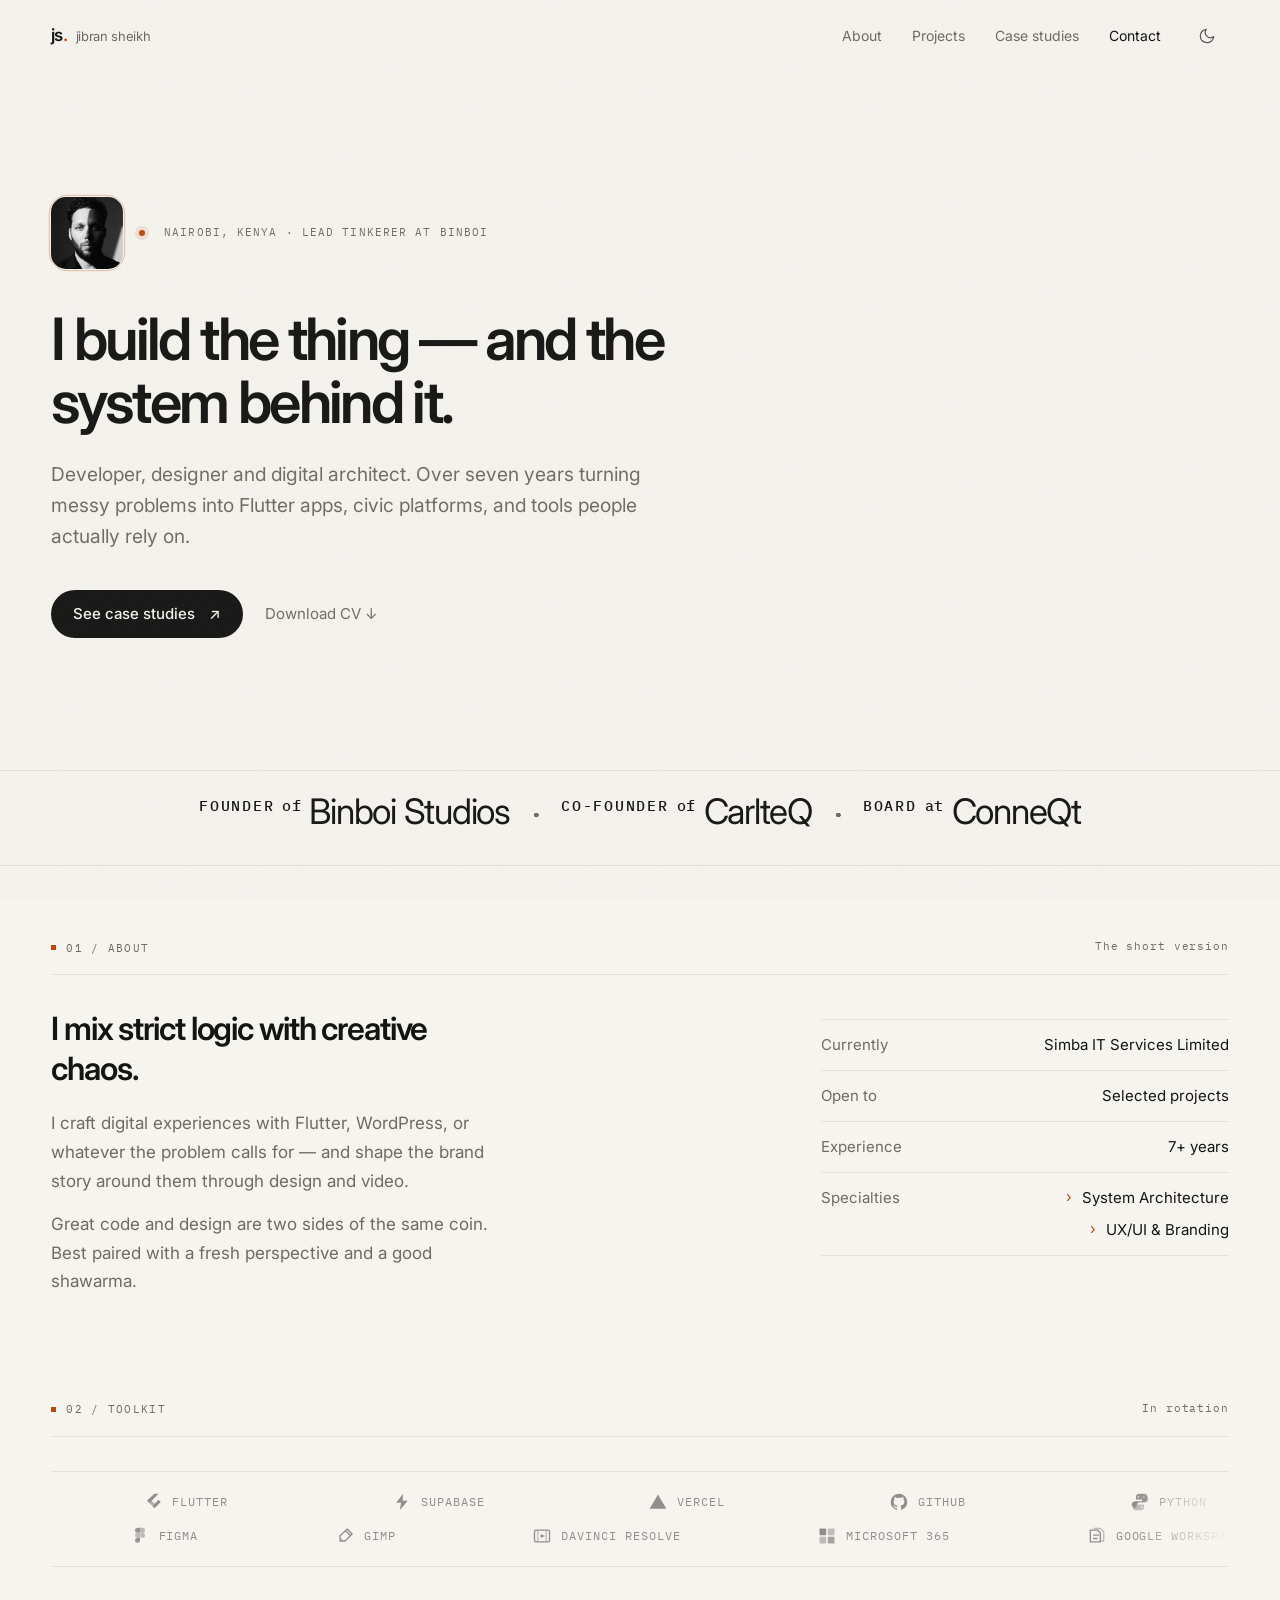
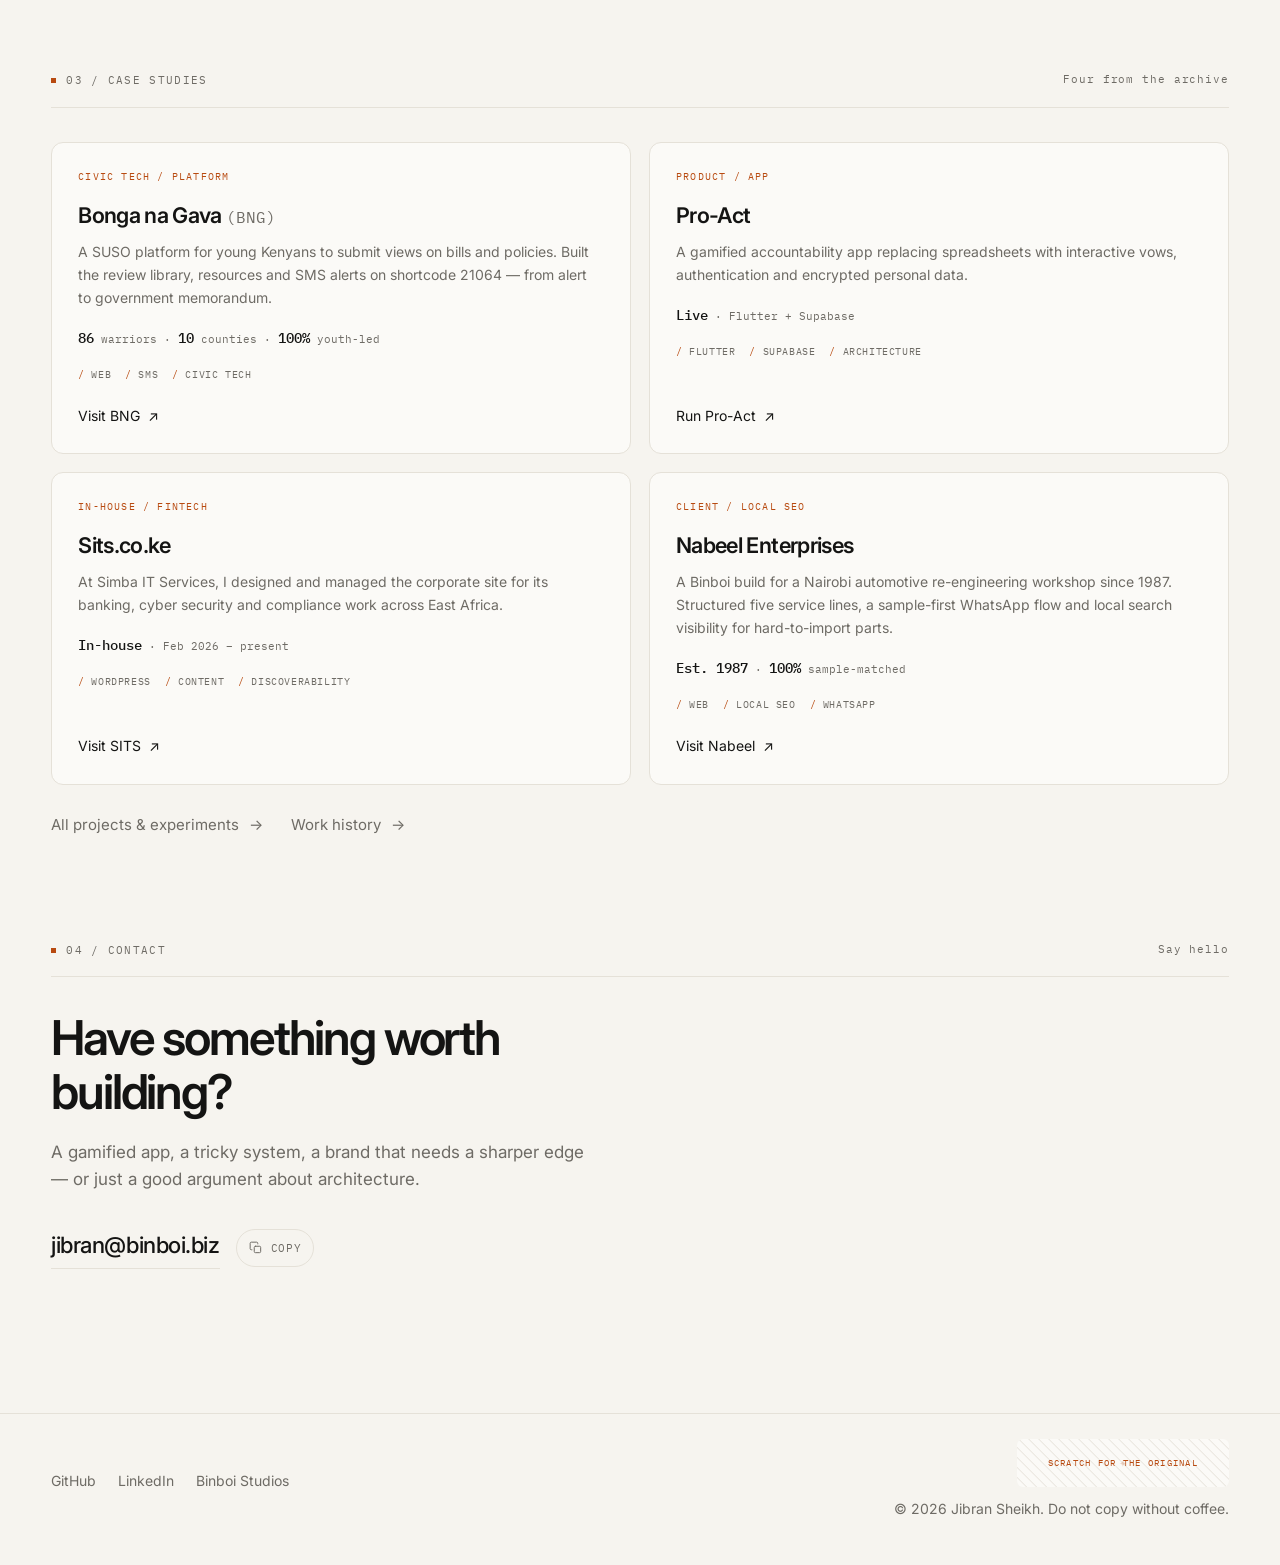
<file: index.html>
<!DOCTYPE html>
<html lang="en">
<head>
    <meta charset="UTF-8">
    <meta name="viewport" content="width=device-width, initial-scale=1.0">

    <title>Jibran Sheikh — Developer &amp; Digital Architect</title>
    <meta name="description" content="Part developer, part digital architect, and full-time problem solver. Building Flutter apps, civic platforms, and the systems behind them from Nairobi.">
    <meta name="keywords" content="Jibran Sheikh, Full-Stack Developer, Flutter app development, Supabase, Civic Tech, suso.world, Bonganagava, Nairobi">
    <meta name="theme-color" content="#ffffff">

    <link rel="canonical" href="https://jibransheikh.binboi.biz/">

    <meta property="og:title" content="Jibran Sheikh — Developer &amp; Digital Architect">
    <meta property="og:description" content="I build the thing — and the system behind it.">
    <meta property="og:type" content="website">
    <meta property="og:url" content="https://jibransheikh.binboi.biz/">
    <meta property="og:image" content="https://jibransheikh.binboi.biz/images/og-card.jpg">
    <meta property="og:image:width" content="1200">
    <meta property="og:image:height" content="630">
    <meta name="twitter:card" content="summary_large_image">

    <script type="application/ld+json">
    {
      "@context": "https://schema.org",
      "@type": "Person",
      "name": "Jibran Sheikh",
      "jobTitle": "Developer & Digital Architect",
      "url": "https://jibransheikh.binboi.biz/",
      "sameAs": [
        "https://github.com/Jibransheikh",
        "https://linkedin.com/in/jibransheikhwork",
        "https://binboi.biz"
      ],
      "worksFor": {
        "@type": "Organization",
        "name": "Simba IT Services Limited"
      },
      "knowsAbout": [
        "Flutter Mobile App Development",
        "Supabase Backend Architecture",
        "Civic Tech & NGO Platforms",
        "Microsoft SQL Server",
        "Linux Mint Configuration",
        "Python & JavaScript Programming"
      ],
      "description": "Digital strategist with over seven years of experience building engaging web applications, dynamic NGO platforms, and hardware ecosystems."
    }
    </script>

    <script>
        // Set theme before paint. Light is the default.
        try {
            if (localStorage.getItem("theme") === "dark") {
                document.documentElement.dataset.theme = "dark";
            }
        } catch (e) {}
        document.documentElement.classList.add("has-js");
        // If script.js fails to load, don't leave reveal content hidden.
        setTimeout(function () {
            if (!document.documentElement.dataset.jsReady) {
                document.documentElement.classList.remove("has-js");
            }
        }, 1500);
    </script>

    <link rel="icon" href="assets/favicon.svg" type="image/svg+xml">
    <link rel="preconnect" href="https://fonts.googleapis.com">
    <link rel="preconnect" href="https://fonts.gstatic.com" crossorigin>
    <link href="https://fonts.googleapis.com/css2?family=IBM+Plex+Mono:wght@400;500&family=Inter:wght@400;500;600&display=swap" rel="stylesheet">
    <link rel="stylesheet" href="style.css">
</head>

<body>
    <a class="skip-link" href="#main">Skip to content</a>
    <header class="site-header" id="site-header">
        <div class="wrap header-inner">
            <a class="brand" href="index.html" aria-label="Jibran Sheikh, home">
                <span class="brand-name">js<span>.</span></span>
                <span class="brand-note">jibran sheikh</span>
            </a>

            <nav class="desknav" aria-label="Primary">
                <a href="#about">About</a>
                <a href="projects.html">Projects</a>
                <a href="#case-studies">Case studies</a>
                <a href="#contact">Contact</a>
            </nav>

            <div class="header-actions">
                <button class="iconbtn themebtn" type="button" aria-label="Switch to dark mode" aria-pressed="false">
                    <svg class="i-moon" width="18" height="18" viewBox="0 0 24 24" fill="none" stroke="currentColor" stroke-width="1.6" stroke-linecap="round" stroke-linejoin="round" aria-hidden="true">
                        <path d="M21 12.8A9 9 0 1 1 11.2 3a7 7 0 0 0 9.8 9.8Z"/>
                    </svg>
                    <svg class="i-sun" width="18" height="18" viewBox="0 0 24 24" fill="none" stroke="currentColor" stroke-width="1.6" stroke-linecap="round" stroke-linejoin="round" aria-hidden="true">
                        <circle cx="12" cy="12" r="4"/>
                        <path d="M12 2v2M12 20v2M4.93 4.93l1.41 1.41M17.66 17.66l1.41 1.41M2 12h2M20 12h2M4.93 19.07l1.41-1.41M17.66 6.34l1.41-1.41"/>
                    </svg>
                </button>

                <button class="iconbtn menubtn" type="button" aria-label="Open menu" aria-expanded="false" aria-controls="mobile-menu">
                    <svg width="20" height="20" viewBox="0 0 24 24" fill="none" stroke="currentColor" stroke-width="1.6" stroke-linecap="round" aria-hidden="true">
                        <path d="M4 8h16M4 16h16"/>
                    </svg>
                </button>
            </div>
        </div>

        <div class="mobile-menu" id="mobile-menu" hidden>
            <nav aria-label="Mobile">
                <a href="#about">About</a>
                <a href="projects.html">Projects</a>
                <a href="#case-studies">Case studies</a>
                <a href="#contact">Contact</a>
            </nav>
            <p class="mobile-menu-foot">Nairobi, Kenya &middot; Building since 2019</p>
        </div>
    </header>

    <main id="main">
        <section class="hero wrap">
            <div class="hero-main">
                <div class="hero-head reveal" style="--delay: 0.02s">
                    <button type="button" class="avatar-frame" aria-label="Enlarge photo of Jibran Sheikh">
                        <img src="images/profile.avif" alt="" width="72" height="72">
                    </button>
                    <p class="status">
                        <button type="button" class="status-toggle" aria-label="Cycle status message" aria-controls="status-text">
                            <span class="status-dot" aria-hidden="true"></span>
                        </button>
                        <span class="status-text" id="status-text" aria-live="polite">Nairobi, Kenya &middot; Lead Tinkerer at Binboi</span>
                    </p>
                </div>

                <h1 class="reveal" style="--delay: 0.1s">I build the thing &mdash; and the system behind it.</h1>

                <p class="hero-desc reveal" style="--delay: 0.18s">
                    Developer, designer and digital architect. Over seven years turning messy problems into
                    Flutter apps, civic platforms, and tools people actually rely on.
                </p>

                <div class="hero-actions reveal" style="--delay: 0.26s">
                    <a href="#case-studies" class="btn">See case studies <span class="arr" aria-hidden="true">&nearr;</span></a>
                    <a href="assets/cv.pdf" target="_blank" rel="noopener noreferrer" class="text-link">Download CV &darr;</a>
                </div>
            </div>
        </section>

        <div class="affiliations wrap reveal">
            <p class="affiliation-line">
                <a class="affiliation" href="https://binboi.biz" target="_blank" rel="noopener noreferrer" aria-label="Founder of Binboi Studios"><sup class="affiliation-role">Founder</sup> <sup class="affiliation-prep">of</sup> Binboi Studios</a>
                <span class="affiliation-sep" aria-hidden="true">&middot;</span>
                <a class="affiliation" href="https://carlteq.io" target="_blank" rel="noopener noreferrer" aria-label="Co-founder of CarlteQ"><sup class="affiliation-role">Co-founder</sup> <sup class="affiliation-prep">of</sup> CarlteQ</a>
                <span class="affiliation-sep" aria-hidden="true">&middot;</span>
                <a class="affiliation" href="https://conneqtke.org/" target="_blank" rel="noopener noreferrer" aria-label="Board at ConneQt"><sup class="affiliation-role">Board</sup> <sup class="affiliation-prep">at</sup> ConneQt</a>
            </p>
        </div>

        <section id="about" class="section wrap">
            <div class="section-head reveal">
                <h2 class="eyebrow">01 / About</h2>
                <span class="section-aside">The short version</span>
            </div>

            <div class="about-grid">
                <div class="about-intro reveal">
                    <p class="about-title">I mix strict logic with creative chaos.</p>
                    <p class="about-lead">
                        I craft digital experiences with Flutter, WordPress, or whatever the problem
                        calls for &mdash; and shape the brand story around them through design and video.
                    </p>
                    <p class="about-lead">
                        Great code and design are two sides of the same coin. Best paired with a fresh
                        perspective and a good shawarma.
                    </p>
                </div>
                <div class="about-copy reveal" style="--delay: 0.08s">
                    <dl class="facts">
                        <div class="fact-row"><dt>Currently</dt><dd>Simba IT Services Limited</dd></div>
                        <div class="fact-row"><dt>Open to</dt><dd>Selected projects</dd></div>
                        <div class="fact-row"><dt>Experience</dt><dd>7+ years</dd></div>
                        <div class="fact-row fact-row--specialties">
                            <dt>Specialties</dt>
                            <dd>
                                <ul class="specialties">
                                    <li>System Architecture</li>
                                    <li>UX/UI &amp; Branding</li>
                                </ul>
                            </dd>
                        </div>
                    </dl>
                </div>
            </div>
        </section>

        <section class="section wrap">
            <div class="section-head reveal">
                <h2 class="eyebrow">02 / Toolkit</h2>
                <span class="section-aside">In rotation</span>
            </div>

            <svg class="tool-sprite" aria-hidden="true" focusable="false" width="0" height="0">
                <symbol id="icon-figma" viewBox="0 0 24 24">
                    <path d="M9 2h3v6H9a3 3 0 0 1 0-6Z" fill="currentColor"/>
                    <path d="M12 2h3a3 3 0 0 1 0 6h-3V2Z" fill="currentColor" opacity=".6"/>
                    <path d="M9 8h3v6H9a3 3 0 0 1 0-6Z" fill="currentColor" opacity=".6"/>
                    <circle cx="15" cy="11" r="3" fill="currentColor" opacity=".6"/>
                    <path d="M9 14h3v3a3 3 0 1 1-3-3Z" fill="currentColor"/>
                </symbol>
                <symbol id="icon-supabase" viewBox="0 0 24 24">
                    <path d="M13.2 2 5 13h6l-1.8 9L19 10.5h-6.2L13.2 2Z" fill="currentColor"/>
                </symbol>
                <symbol id="icon-python" viewBox="0 0 24 24">
                    <path d="M12 2c-4 0-4.8 1.7-4.8 4v3h7.3v2H6.4C4.2 11 2 12.8 2 15s2.2 4 4.4 4H8v-3c0-2.3 1.7-4 4-4h5c2.3 0 4-1.7 4-4V6c0-2.3-1.7-4-4-4h-5Zm-2.2 3a1 1 0 1 1 0 2 1 1 0 0 1 0-2Zm7 0a1 1 0 1 1 0 2 1 1 0 0 1 0-2Z" fill="currentColor"/>
                    <path d="M12 22c4 0 4.8-1.7 4.8-4v-3H9.5v-2h8.1c2.2 0 4.4-1.8 4.4-4s-2.2-4-4.4-4H16v3c0 2.3-1.7 4-4 4H7c-2.3 0-4 1.7-4 4v2c0 2.3 1.7 4 4 4h5Zm2.2-3a1 1 0 1 1 0-2 1 1 0 0 1 0 2Zm-7 0a1 1 0 1 1 0-2 1 1 0 0 1 0 2Z" fill="currentColor" opacity=".55"/>
                </symbol>
                <symbol id="icon-html" viewBox="0 0 24 24">
                    <path d="M4 3h16l-1.5 17L12 22l-6.5-2L4 3Z" fill="none" stroke="currentColor" stroke-width="1.6"/>
                    <path d="M12 6v11M8.5 7.5h7" fill="none" stroke="currentColor" stroke-width="1.6"/>
                    <text x="12" y="16.5" text-anchor="middle" font-family="monospace" font-size="6" fill="currentColor">5</text>
                </symbol>
                <symbol id="icon-css" viewBox="0 0 24 24">
                    <path d="M4 3h16l-1.5 17L12 22l-6.5-2L4 3Z" fill="none" stroke="currentColor" stroke-width="1.6"/>
                    <path d="M8 8h8M7.5 12h9M9.5 16h5" fill="none" stroke="currentColor" stroke-width="1.6" stroke-linecap="round"/>
                </symbol>
                <symbol id="icon-seo" viewBox="0 0 24 24">
                    <circle cx="10.5" cy="10.5" r="6.5" fill="none" stroke="currentColor" stroke-width="1.6"/>
                    <path d="m15.5 15.5 5 5M7 12l2-2 2 2 3-4" fill="none" stroke="currentColor" stroke-width="1.6" stroke-linecap="round" stroke-linejoin="round"/>
                </symbol>
                <symbol id="icon-flutter" viewBox="0 0 24 24">
                    <path d="M13.5 2 5 10.5l2.6 2.6L18.7 2h-5.2Z" fill="currentColor"/>
                    <path d="M5 10.5 11.3 16.8l2.6-2.6L7.6 7.9 5 10.5Z" fill="currentColor" opacity=".7"/>
                    <path d="M11.3 16.8 13.9 19.4 21.3 12l-2.6-2.6-7.4 7.4Z" fill="currentColor"/>
                </symbol>
                <symbol id="icon-vercel" viewBox="0 0 24 24">
                    <path d="M12 3 22 20H2L12 3Z" fill="currentColor"/>
                </symbol>
                <symbol id="icon-github" viewBox="0 0 24 24">
                    <path d="M12 2a10 10 0 0 0-3.16 19.49c.5.09.68-.22.68-.48v-1.7c-2.78.6-3.37-1.34-3.37-1.34-.45-1.16-1.11-1.47-1.11-1.47-.91-.62.07-.61.07-.61 1 .07 1.53 1.03 1.53 1.03.9 1.53 2.34 1.09 2.91.83.09-.65.35-1.09.64-1.34-2.22-.25-4.55-1.11-4.55-4.94 0-1.09.39-1.98 1.03-2.68-.1-.25-.45-1.27.1-2.64 0 0 .84-.27 2.75 1.02A9.56 9.56 0 0 1 12 6.8c.85 0 1.71.115 2.51.337 1.91-1.29 2.75-1.02 2.75-1.02.55 1.37.2 2.39.1 2.64.64.7 1.03 1.59 1.03 2.68 0 3.84-2.34 4.68-4.57 4.93.36.31.68.92.68 1.85v2.74c0 .27.18.58.69.48A10 10 0 0 0 12 2Z" fill="currentColor"/>
                </symbol>
                <symbol id="icon-linkedin" viewBox="0 0 24 24">
                    <rect x="3" y="3" width="18" height="18" rx="3" fill="none" stroke="currentColor" stroke-width="1.6"/>
                    <path d="M8 10.5V17M8 7.4v.2M12 17v-4a2 2 0 0 1 4 0v4" fill="none" stroke="currentColor" stroke-width="1.6" stroke-linecap="round"/>
                </symbol>
                <symbol id="icon-microsoft" viewBox="0 0 24 24">
                    <rect x="3" y="3" width="8" height="8" rx="1" fill="currentColor"/>
                    <rect x="13" y="3" width="8" height="8" rx="1" fill="currentColor" opacity=".55"/>
                    <rect x="3" y="13" width="8" height="8" rx="1" fill="currentColor" opacity=".55"/>
                    <rect x="13" y="13" width="8" height="8" rx="1" fill="currentColor" opacity=".8"/>
                </symbol>
                <symbol id="icon-workspace" viewBox="0 0 24 24">
                    <path d="M4 5h9l3 3v11H4V5Z" fill="none" stroke="currentColor" stroke-width="1.6" stroke-linejoin="round"/>
                    <path d="M8 3h8l4 4v11h-4" fill="none" stroke="currentColor" stroke-width="1.6" stroke-linejoin="round" opacity=".55"/>
                    <path d="M8 11h6M8 15h4" fill="none" stroke="currentColor" stroke-width="1.6" stroke-linecap="round"/>
                </symbol>
                <symbol id="icon-resolve" viewBox="0 0 24 24">
                    <rect x="3" y="5" width="18" height="14" rx="2" fill="none" stroke="currentColor" stroke-width="1.6"/>
                    <path d="M7 5v14M17 5v14" fill="none" stroke="currentColor" stroke-width="1.6" opacity=".55"/>
                    <path d="m10.5 9.5 5 2.5-5 2.5v-5Z" fill="currentColor"/>
                </symbol>
                <symbol id="icon-gimp" viewBox="0 0 24 24">
                    <path d="M14.5 3.5 20.5 9.5 12 18H6v-6l8.5-8.5Z" fill="none" stroke="currentColor" stroke-width="1.6" stroke-linejoin="round"/>
                    <path d="m12.5 5.5 6 6" fill="none" stroke="currentColor" stroke-width="1.6"/>
                    <circle cx="7.5" cy="16.5" r="1.5" fill="currentColor" opacity=".6"/>
                </symbol>
            </svg>

            <div class="tool-ribbon reveal is-paused" role="img" tabindex="0"
                aria-label="Tools I use: Flutter, Supabase, Vercel, GitHub, Python, HTML, CSS, Figma, GIMP, DaVinci Resolve, Microsoft 365, Google Workspace, LinkedIn and SEO. Hover or focus pauses the moving logos.">
                <div class="tool-window" aria-hidden="true">
                    <div class="tool-row tool-row--left">
                        <div class="tool-sequence">
                            <span class="tool-item"><svg viewBox="0 0 24 24"><use href="#icon-flutter"/></svg><span class="tool-label">Flutter</span></span>
                            <span class="tool-item"><svg viewBox="0 0 24 24"><use href="#icon-supabase"/></svg><span class="tool-label">Supabase</span></span>
                            <span class="tool-item"><svg viewBox="0 0 24 24"><use href="#icon-vercel"/></svg><span class="tool-label">Vercel</span></span>
                            <span class="tool-item"><svg viewBox="0 0 24 24"><use href="#icon-github"/></svg><span class="tool-label">GitHub</span></span>
                            <span class="tool-item"><svg viewBox="0 0 24 24"><use href="#icon-python"/></svg><span class="tool-label">Python</span></span>
                            <span class="tool-item"><svg viewBox="0 0 24 24"><use href="#icon-html"/></svg><span class="tool-label">HTML</span></span>
                            <span class="tool-item"><svg viewBox="0 0 24 24"><use href="#icon-css"/></svg><span class="tool-label">CSS</span></span>
                        </div>
                        <div class="tool-sequence">
                            <span class="tool-item"><svg viewBox="0 0 24 24"><use href="#icon-flutter"/></svg><span class="tool-label">Flutter</span></span>
                            <span class="tool-item"><svg viewBox="0 0 24 24"><use href="#icon-supabase"/></svg><span class="tool-label">Supabase</span></span>
                            <span class="tool-item"><svg viewBox="0 0 24 24"><use href="#icon-vercel"/></svg><span class="tool-label">Vercel</span></span>
                            <span class="tool-item"><svg viewBox="0 0 24 24"><use href="#icon-github"/></svg><span class="tool-label">GitHub</span></span>
                            <span class="tool-item"><svg viewBox="0 0 24 24"><use href="#icon-python"/></svg><span class="tool-label">Python</span></span>
                            <span class="tool-item"><svg viewBox="0 0 24 24"><use href="#icon-html"/></svg><span class="tool-label">HTML</span></span>
                            <span class="tool-item"><svg viewBox="0 0 24 24"><use href="#icon-css"/></svg><span class="tool-label">CSS</span></span>
                        </div>
                    </div>
                    <div class="tool-row tool-row--right">
                        <div class="tool-sequence">
                            <span class="tool-item"><svg viewBox="0 0 24 24"><use href="#icon-figma"/></svg><span class="tool-label">Figma</span></span>
                            <span class="tool-item"><svg viewBox="0 0 24 24"><use href="#icon-gimp"/></svg><span class="tool-label">GIMP</span></span>
                            <span class="tool-item"><svg viewBox="0 0 24 24"><use href="#icon-resolve"/></svg><span class="tool-label">DaVinci Resolve</span></span>
                            <span class="tool-item"><svg viewBox="0 0 24 24"><use href="#icon-microsoft"/></svg><span class="tool-label">Microsoft 365</span></span>
                            <span class="tool-item"><svg viewBox="0 0 24 24"><use href="#icon-workspace"/></svg><span class="tool-label">Google Workspace</span></span>
                            <span class="tool-item"><svg viewBox="0 0 24 24"><use href="#icon-linkedin"/></svg><span class="tool-label">LinkedIn</span></span>
                            <span class="tool-item"><svg viewBox="0 0 24 24"><use href="#icon-seo"/></svg><span class="tool-label">SEO</span></span>
                        </div>
                        <div class="tool-sequence">
                            <span class="tool-item"><svg viewBox="0 0 24 24"><use href="#icon-figma"/></svg><span class="tool-label">Figma</span></span>
                            <span class="tool-item"><svg viewBox="0 0 24 24"><use href="#icon-gimp"/></svg><span class="tool-label">GIMP</span></span>
                            <span class="tool-item"><svg viewBox="0 0 24 24"><use href="#icon-resolve"/></svg><span class="tool-label">DaVinci Resolve</span></span>
                            <span class="tool-item"><svg viewBox="0 0 24 24"><use href="#icon-microsoft"/></svg><span class="tool-label">Microsoft 365</span></span>
                            <span class="tool-item"><svg viewBox="0 0 24 24"><use href="#icon-workspace"/></svg><span class="tool-label">Google Workspace</span></span>
                            <span class="tool-item"><svg viewBox="0 0 24 24"><use href="#icon-linkedin"/></svg><span class="tool-label">LinkedIn</span></span>
                            <span class="tool-item"><svg viewBox="0 0 24 24"><use href="#icon-seo"/></svg><span class="tool-label">SEO</span></span>
                        </div>
                    </div>
                </div>
            </div>
        </section>

        <section id="case-studies" class="section wrap">
            <div class="section-head reveal">
                <h2 class="eyebrow">03 / Case studies</h2>
                <span class="section-aside">Four from the archive</span>
            </div>

            <div class="case-grid">
                <article class="case-card reveal">
                    <p class="case-kicker">Civic tech / Platform</p>
                    <h3>Bonga na Gava <span class="case-abbr">(BNG)</span></h3>
                    <p class="case-desc">
                        A SUSO platform for young Kenyans to submit views on bills and policies. Built the
                        review library, resources and SMS alerts on shortcode 21064 &mdash; from alert to
                        government memorandum.
                    </p>
                    <p class="case-metric"><strong>86</strong> warriors &middot; <strong>10</strong> counties &middot; <strong>100%</strong> youth-led</p>
                    <ul class="case-tags">
                        <li>Web</li>
                        <li>SMS</li>
                        <li>Civic tech</li>
                    </ul>
                    <a class="case-link" href="https://bonganagava.com" target="_blank" rel="noopener noreferrer">Visit BNG <span class="arr" aria-hidden="true">&nearr;</span></a>
                </article>

                <article class="case-card reveal" style="--delay: 0.06s">
                    <p class="case-kicker">Product / App</p>
                    <h3>Pro-Act</h3>
                    <p class="case-desc">
                        A gamified accountability app replacing spreadsheets with interactive vows,
                        authentication and encrypted personal data.
                    </p>
                    <p class="case-metric"><strong>Live</strong> &middot; Flutter + Supabase</p>
                    <ul class="case-tags">
                        <li>Flutter</li>
                        <li>Supabase</li>
                        <li>Architecture</li>
                    </ul>
                    <a class="case-link" href="https://proact.dev.binboi.biz" target="_blank" rel="noopener noreferrer">Run Pro-Act <span class="arr" aria-hidden="true">&nearr;</span></a>
                </article>

                <article class="case-card reveal" style="--delay: 0.12s">
                    <p class="case-kicker">In-house / Fintech</p>
                    <h3>Sits.co.ke</h3>
                    <p class="case-desc">
                        At Simba IT Services, I designed and managed the corporate site for its banking,
                        cyber security and compliance work across East Africa.
                    </p>
                    <p class="case-metric"><strong>In-house</strong> &middot; Feb 2026 &ndash; present</p>
                    <ul class="case-tags">
                        <li>WordPress</li>
                        <li>Content</li>
                        <li>Discoverability</li>
                    </ul>
                    <a class="case-link" href="https://www.sits.co.ke/" target="_blank" rel="noopener noreferrer">Visit SITS <span class="arr" aria-hidden="true">&nearr;</span></a>
                </article>

                <article class="case-card reveal" style="--delay: 0.18s">
                    <p class="case-kicker">Client / Local SEO</p>
                    <h3>Nabeel Enterprises</h3>
                    <p class="case-desc">
                        A Binboi build for a Nairobi automotive re-engineering workshop since 1987.
                        Structured five service lines, a sample-first WhatsApp flow and local search
                        visibility for hard-to-import parts.
                    </p>
                    <p class="case-metric"><strong>Est. 1987</strong> &middot; <strong>100%</strong> sample-matched</p>
                    <ul class="case-tags">
                        <li>Web</li>
                        <li>Local SEO</li>
                        <li>WhatsApp</li>
                    </ul>
                    <a class="case-link" href="https://nabeelenterprises.binboi.biz/" target="_blank" rel="noopener noreferrer">Visit Nabeel <span class="arr" aria-hidden="true">&nearr;</span></a>
                </article>
            </div>

            <div class="more-links">
                <a class="more-link" href="projects.html">All projects &amp; experiments <span class="arr" aria-hidden="true">&rarr;</span></a>
                <a class="more-link" href="archive.html">Work history <span class="arr" aria-hidden="true">&rarr;</span></a>
            </div>
        </section>

        <section id="contact" class="section wrap contact">
            <div class="section-head reveal">
                <h2 class="eyebrow">04 / Contact</h2>
                <span class="section-aside">Say hello</span>
            </div>

            <p class="contact-title reveal">Have something worth building?</p>
            <p class="contact-copy reveal" style="--delay: 0.06s">
                A gamified app, a tricky system, a brand that needs a sharper edge &mdash; or just a good
                argument about architecture.
            </p>
            <div class="contact-email reveal" style="--delay: 0.12s">
                <a class="email-link" href="mailto:jibran@binboi.biz">jibran@binboi.biz</a>
                <button type="button" class="copy-email" data-copy-email="jibran@binboi.biz" aria-label="Copy email address to clipboard">
                    <svg viewBox="0 0 24 24" fill="none" stroke="currentColor" stroke-width="1.7" stroke-linecap="round" stroke-linejoin="round" aria-hidden="true">
                        <rect x="9" y="9" width="11" height="11" rx="2"/>
                        <path d="M5 15H4a2 2 0 0 1-2-2V4a2 2 0 0 1 2-2h9a2 2 0 0 1 2 2v1"/>
                    </svg>
                    <span class="copy-label">Copy</span>
                </button>
                <span class="sr-only" role="status" data-copy-status></span>
            </div>

        </section>
    </main>

    <footer class="site-footer wrap">
        <div class="footer-links">
            <a href="https://github.com/Jibransheikh" target="_blank" rel="noopener noreferrer">GitHub</a>
            <a href="https://linkedin.com/in/jibransheikhwork" target="_blank" rel="noopener noreferrer">LinkedIn</a>
            <a href="https://binboi.biz" target="_blank" rel="noopener noreferrer">Binboi Studios</a>
        </div>
        <div class="footer-right">
            <div class="footer-scratch">
                <button type="button" class="specialty specialty--scratch footer-scratch-card"
                    aria-label="Scratch to reveal the original site"
                    aria-describedby="legacy-hint" aria-pressed="false"
                    data-reveal-label="Open the original 2024 portfolio (opens in a new tab)"
                    data-reveal-status="Easter egg unlocked: a link to the original 2024 portfolio is now in the footer."
                    data-reveal-target="#legacy-link">
                    <span class="specialty-face" aria-hidden="true">
                        <span class="specialty-text">the original site</span>
                        <span class="specialty-note">2024 edition</span>
                    </span>
                    <canvas class="specialty-cover" aria-hidden="true"></canvas>
                    <span class="specialty-prompt" aria-hidden="true">scratch for the original</span>
                </button>
                <span class="sr-only" id="legacy-hint">Drag across the card to scratch it, or press Enter to reveal a link to the original site.</span>
                <span class="sr-only" aria-live="polite" data-scratch-status></span>
                <a class="legacy-link" id="legacy-link" href="legacy/index.html" target="_blank" rel="noopener noreferrer" hidden>The original site <span class="arr" aria-hidden="true">&nearr;</span></a>
            </div>
            <p>&copy; <span data-year>2026</span> Jibran Sheikh. Do not copy without coffee.</p>
        </div>
    </footer>

    <div class="lightbox" id="photo-lightbox" hidden>
        <div class="lightbox-backdrop" data-lightbox-close></div>
        <div class="lightbox-inner" role="dialog" aria-modal="true" aria-label="Photo of Jibran Sheikh">
            <img src="images/profile.avif" alt="Jibran Sheikh" width="1529" height="1874">
            <button type="button" class="lightbox-close" aria-label="Close photo">&times;</button>
        </div>
    </div>

    <script src="script.js"></script>
</body>
</html>
</file>
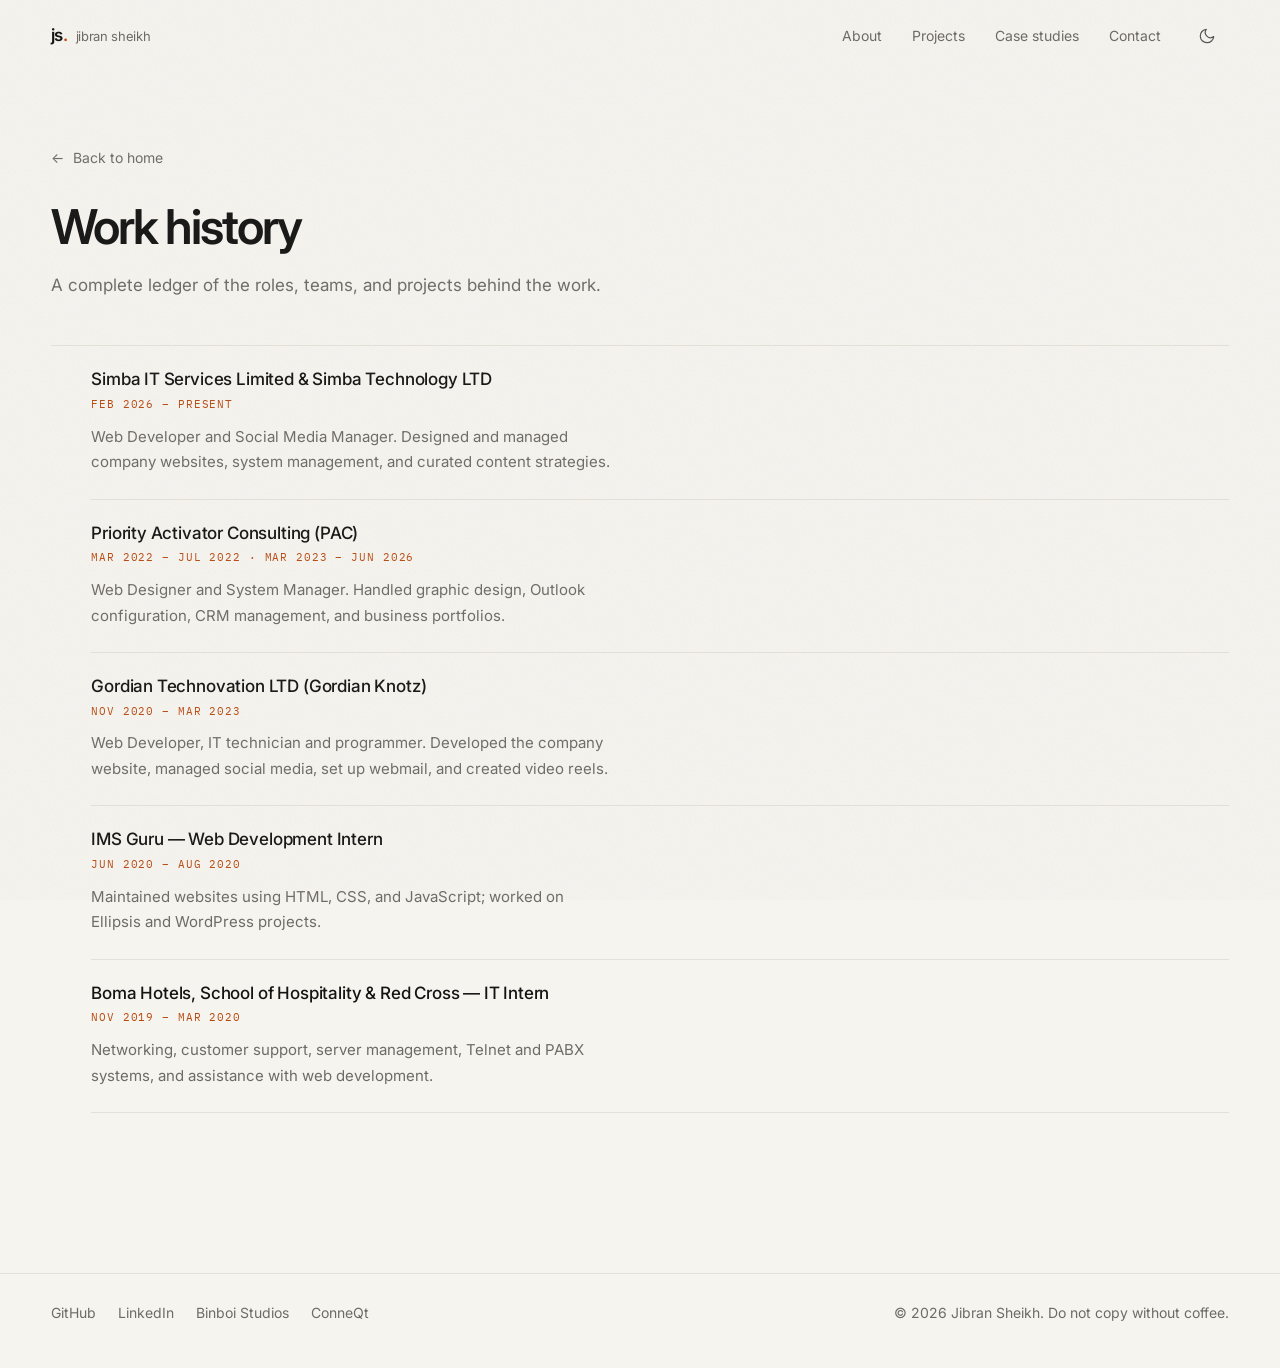
<file: archive.html>
<!DOCTYPE html>
<html lang="en">
<head>
    <meta charset="UTF-8">
    <meta name="viewport" content="width=device-width, initial-scale=1.0">

    <title>Jibran Sheikh — Work History</title>
    <meta name="description" content="The full professional history and deployment ledger of Jibran Sheikh.">
    <meta name="theme-color" content="#ffffff">

    <link rel="canonical" href="https://jibransheikh.binboi.biz/archive.html">

    <meta property="og:title" content="Jibran Sheikh — Work History">
    <meta property="og:description" content="The full professional history and deployment ledger of Jibran Sheikh.">
    <meta property="og:type" content="website">
    <meta property="og:url" content="https://jibransheikh.binboi.biz/archive.html">
    <meta property="og:image" content="https://jibransheikh.binboi.biz/images/og-card.jpg">
    <meta property="og:image:width" content="1200">
    <meta property="og:image:height" content="630">
    <meta name="twitter:card" content="summary_large_image">

    <script>
        try {
            if (localStorage.getItem("theme") === "dark") {
                document.documentElement.dataset.theme = "dark";
            }
        } catch (e) {}
        document.documentElement.classList.add("has-js");
        // If script.js fails to load, don't leave reveal content hidden.
        setTimeout(function () {
            if (!document.documentElement.dataset.jsReady) {
                document.documentElement.classList.remove("has-js");
            }
        }, 1500);
    </script>

    <link rel="icon" href="assets/favicon.svg" type="image/svg+xml">
    <link rel="preconnect" href="https://fonts.googleapis.com">
    <link rel="preconnect" href="https://fonts.gstatic.com" crossorigin>
    <link href="https://fonts.googleapis.com/css2?family=IBM+Plex+Mono:wght@400;500&family=Inter:wght@400;500;600&display=swap" rel="stylesheet">
    <link rel="stylesheet" href="style.css">
</head>

<body>
    <a class="skip-link" href="#main">Skip to content</a>
    <header class="site-header" id="site-header">
        <div class="wrap header-inner">
            <a class="brand" href="index.html" aria-label="Jibran Sheikh, home">
                <span class="brand-name">js<span>.</span></span>
                <span class="brand-note">jibran sheikh</span>
            </a>

            <nav class="desknav" aria-label="Primary">
                <a href="index.html#about">About</a>
                <a href="projects.html">Projects</a>
                <a href="index.html#case-studies">Case studies</a>
                <a href="index.html#contact">Contact</a>
            </nav>

            <div class="header-actions">
                <button class="iconbtn themebtn" type="button" aria-label="Switch to dark mode" aria-pressed="false">
                    <svg class="i-moon" width="18" height="18" viewBox="0 0 24 24" fill="none" stroke="currentColor" stroke-width="1.6" stroke-linecap="round" stroke-linejoin="round" aria-hidden="true">
                        <path d="M21 12.8A9 9 0 1 1 11.2 3a7 7 0 0 0 9.8 9.8Z"/>
                    </svg>
                    <svg class="i-sun" width="18" height="18" viewBox="0 0 24 24" fill="none" stroke="currentColor" stroke-width="1.6" stroke-linecap="round" stroke-linejoin="round" aria-hidden="true">
                        <circle cx="12" cy="12" r="4"/>
                        <path d="M12 2v2M12 20v2M4.93 4.93l1.41 1.41M17.66 17.66l1.41 1.41M2 12h2M20 12h2M4.93 19.07l1.41-1.41M17.66 6.34l1.41-1.41"/>
                    </svg>
                </button>

                <button class="iconbtn menubtn" type="button" aria-label="Open menu" aria-expanded="false" aria-controls="mobile-menu">
                    <svg width="20" height="20" viewBox="0 0 24 24" fill="none" stroke="currentColor" stroke-width="1.6" stroke-linecap="round" aria-hidden="true">
                        <path d="M4 8h16M4 16h16"/>
                    </svg>
                </button>
            </div>
        </div>

        <div class="mobile-menu" id="mobile-menu" hidden>
            <nav aria-label="Mobile">
                <a href="index.html#about">About</a>
                <a href="projects.html">Projects</a>
                <a href="index.html#case-studies">Case studies</a>
                <a href="index.html#contact">Contact</a>
            </nav>
            <p class="mobile-menu-foot">Nairobi, Kenya &middot; Building since 2019</p>
        </div>
    </header>

    <main id="main">
        <div class="page wrap">
            <a href="index.html" class="back-link reveal"><span aria-hidden="true">&larr;</span> Back to home</a>
            <h1 class="reveal" style="--delay: 0.08s">Work history</h1>
            <p class="page-intro reveal" style="--delay: 0.14s">
                A complete ledger of the roles, teams, and projects behind the work.
            </p>

            <ol class="ledger">
                <li class="reveal">
                    <h2>Simba IT Services Limited &amp; Simba Technology LTD</h2>
                    <p class="ledger-meta">Feb 2026 &ndash; Present</p>
                    <p class="ledger-desc">Web Developer and Social Media Manager. Designed and managed company websites, system management, and curated content strategies.</p>
                </li>
                <li class="reveal">
                    <h2>Priority Activator Consulting (PAC)</h2>
                    <p class="ledger-meta">Mar 2022 &ndash; Jul 2022 &middot; Mar 2023 &ndash; Jun 2026</p>
                    <p class="ledger-desc">Web Designer and System Manager. Handled graphic design, Outlook configuration, CRM management, and business portfolios.</p>
                </li>
                <li class="reveal">
                    <h2>Gordian Technovation LTD (Gordian Knotz)</h2>
                    <p class="ledger-meta">Nov 2020 &ndash; Mar 2023</p>
                    <p class="ledger-desc">Web Developer, IT technician and programmer. Developed the company website, managed social media, set up webmail, and created video reels.</p>
                </li>
                <li class="reveal">
                    <h2>IMS Guru &mdash; Web Development Intern</h2>
                    <p class="ledger-meta">Jun 2020 &ndash; Aug 2020</p>
                    <p class="ledger-desc">Maintained websites using HTML, CSS, and JavaScript; worked on Ellipsis and WordPress projects.</p>
                </li>
                <li class="reveal">
                    <h2>Boma Hotels, School of Hospitality &amp; Red Cross &mdash; IT Intern</h2>
                    <p class="ledger-meta">Nov 2019 &ndash; Mar 2020</p>
                    <p class="ledger-desc">Networking, customer support, server management, Telnet and PABX systems, and assistance with web development.</p>
                </li>
            </ol>
        </div>
    </main>

    <footer class="site-footer wrap">
        <div class="footer-links">
            <a href="https://github.com/Jibransheikh" target="_blank" rel="noopener noreferrer">GitHub</a>
            <a href="https://linkedin.com/in/jibransheikhwork" target="_blank" rel="noopener noreferrer">LinkedIn</a>
            <a href="https://binboi.biz" target="_blank" rel="noopener noreferrer">Binboi Studios</a>
            <a href="https://conneqtke.org/" target="_blank" rel="noopener noreferrer">ConneQt</a>
        </div>
        <p>&copy; <span data-year>2026</span> Jibran Sheikh. Do not copy without coffee.</p>
    </footer>

    <script src="script.js"></script>
</body>
</html>
</file>
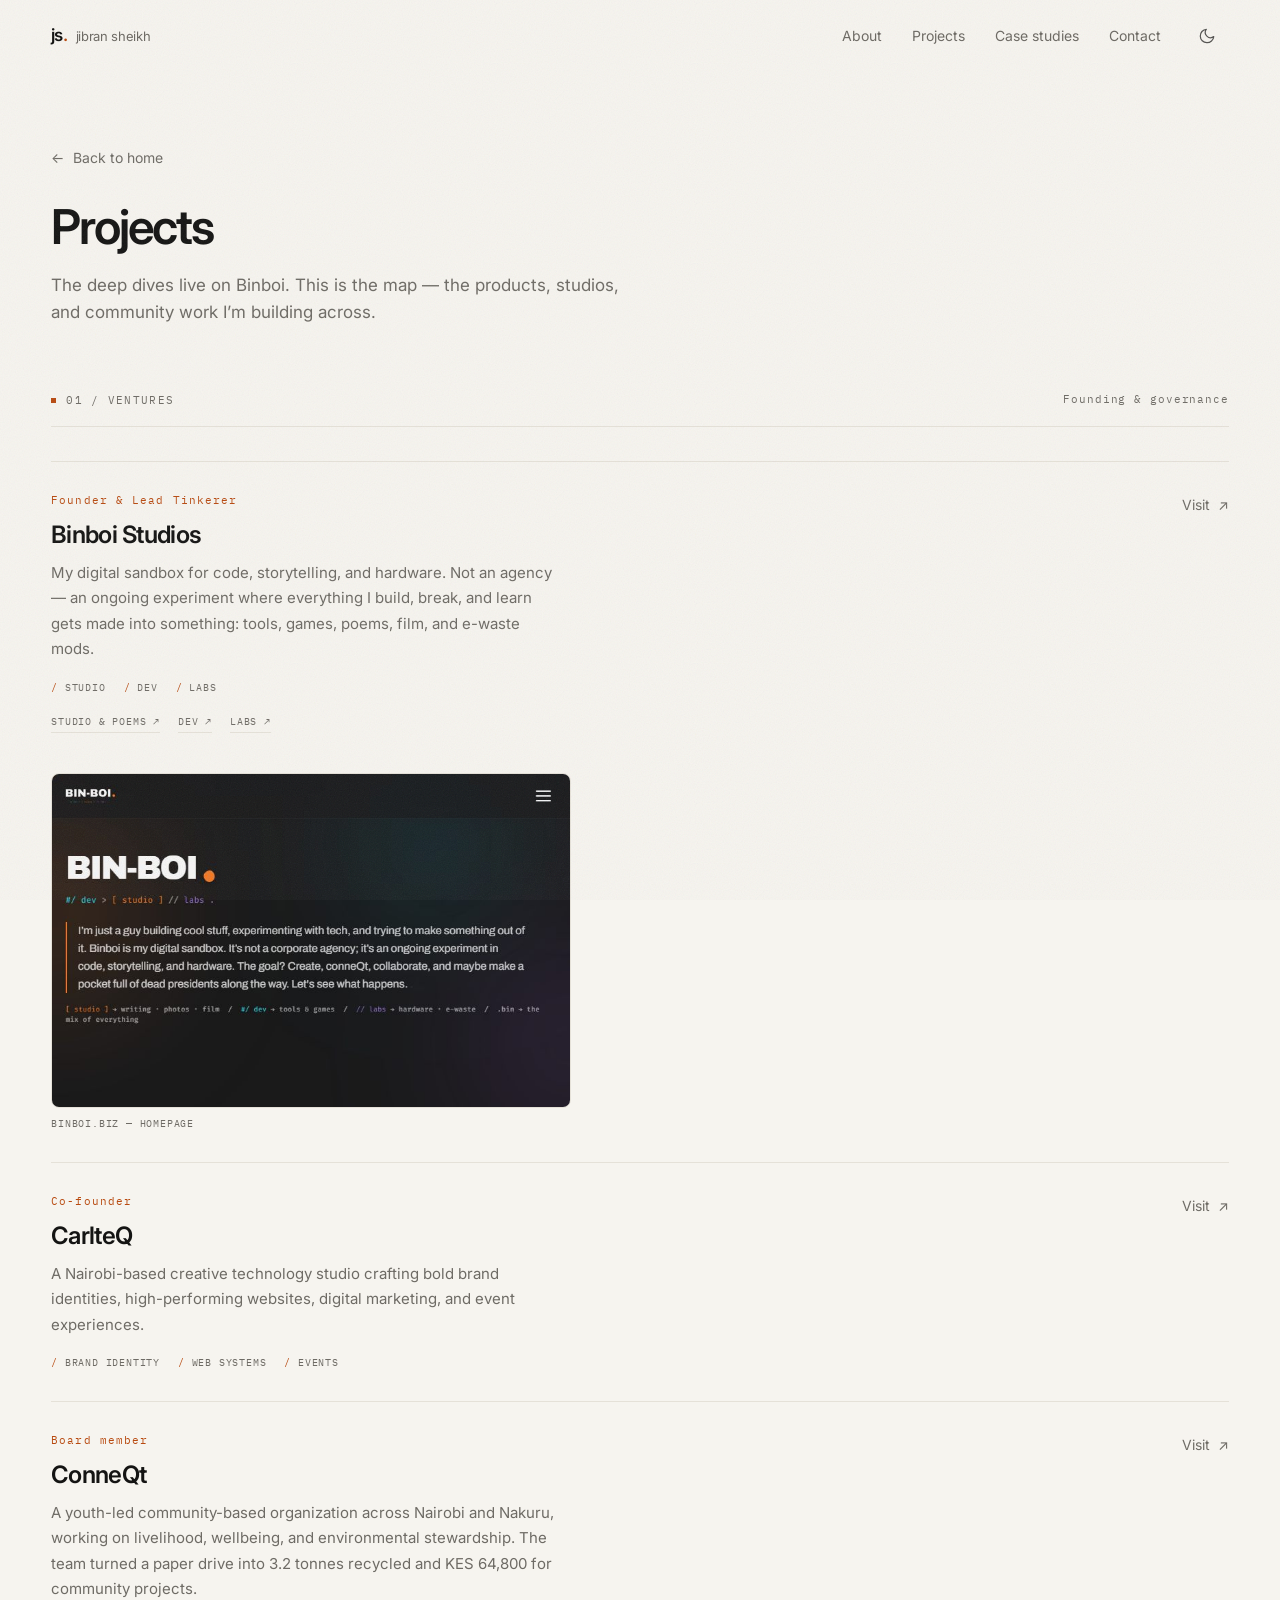
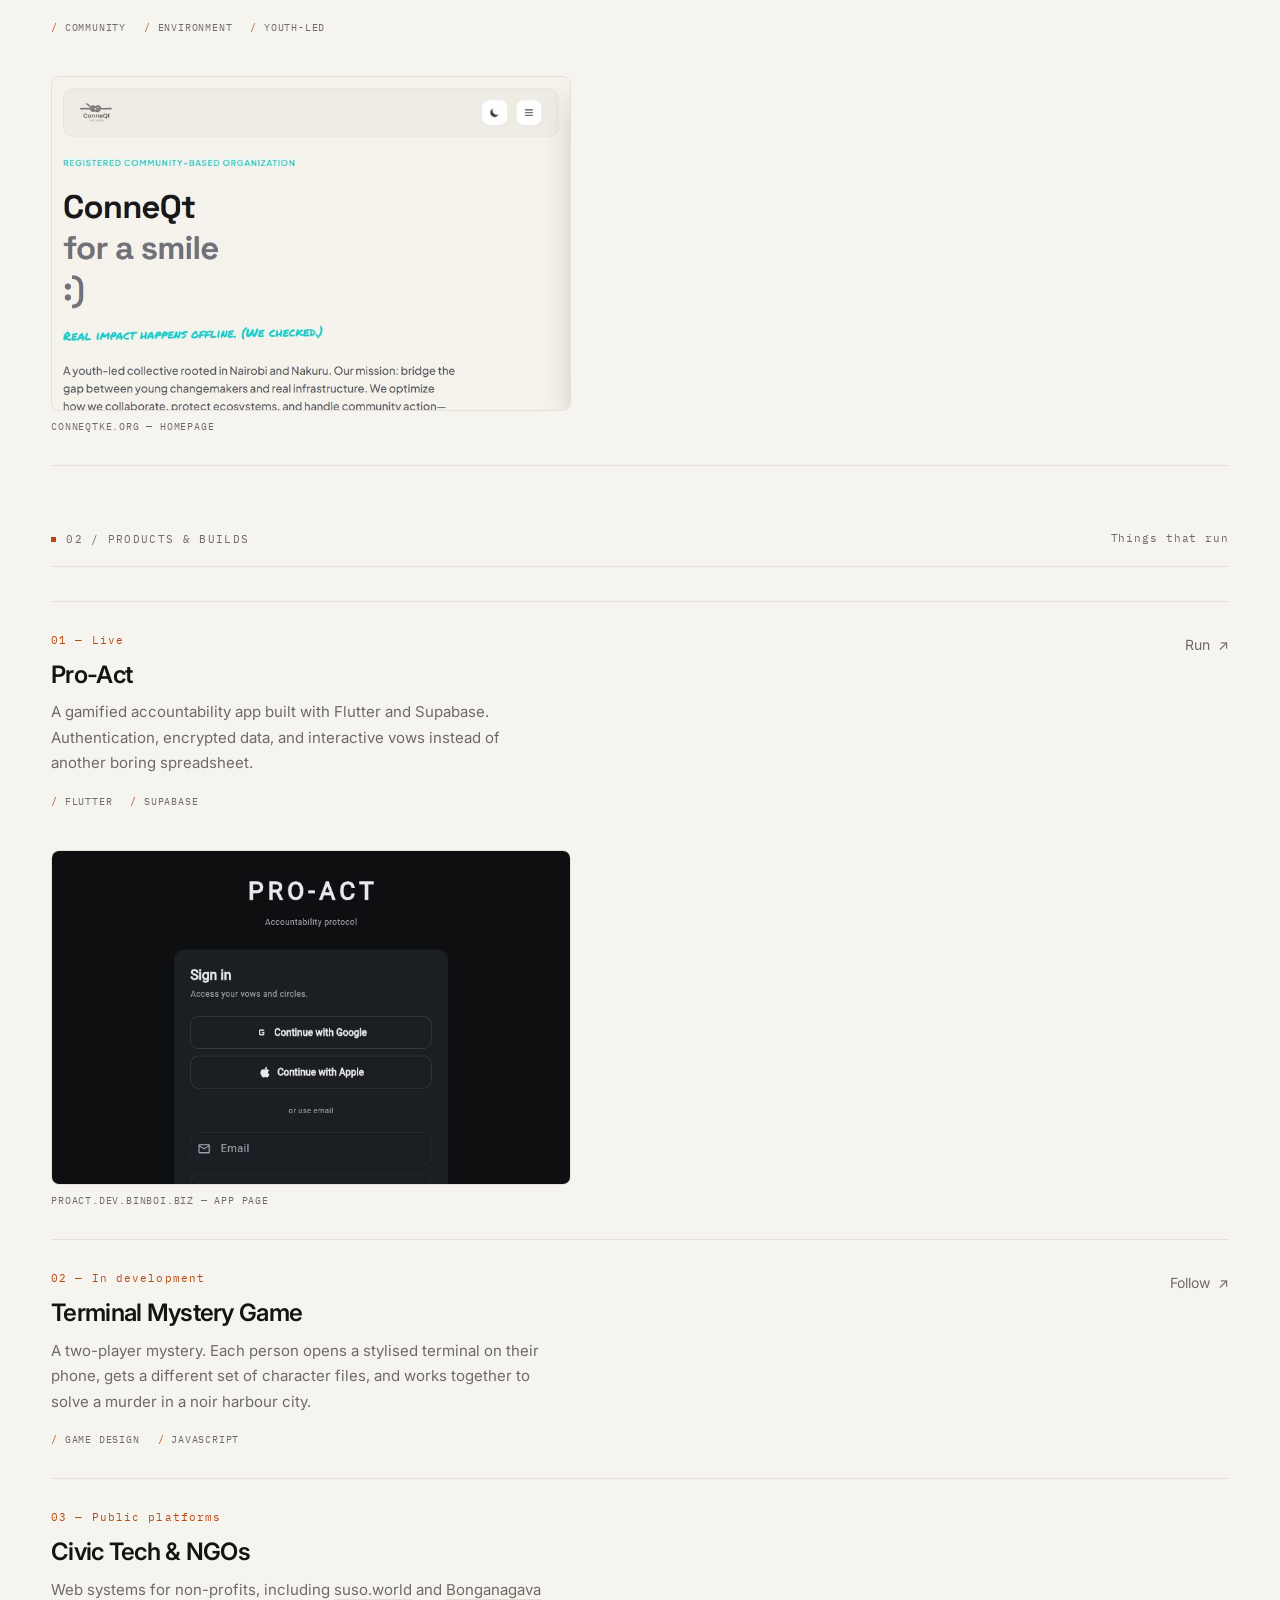
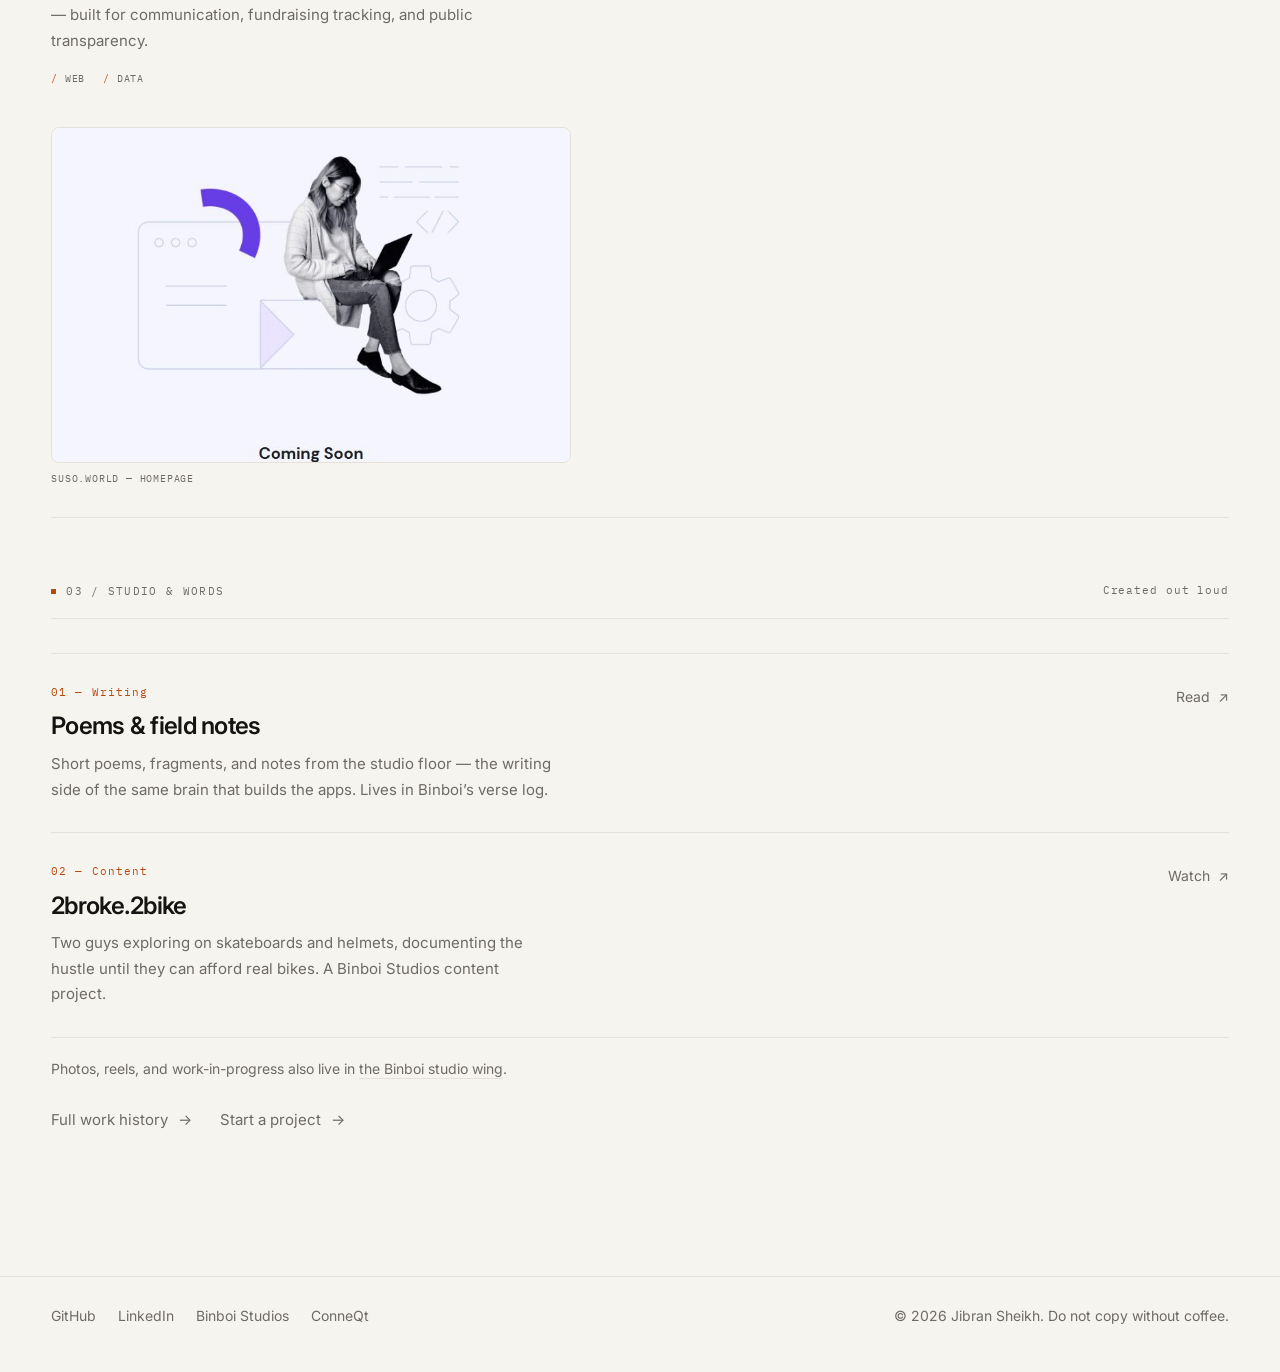
<file: projects.html>
<!DOCTYPE html>
<html lang="en">
<head>
    <meta charset="UTF-8">
    <meta name="viewport" content="width=device-width, initial-scale=1.0">

    <title>Jibran Sheikh — Projects</title>
    <meta name="description" content="A curated map of products, studios and community work by Jibran Sheikh — from Binboi Studios and CarlteQ to ConneQt.">
    <meta name="theme-color" content="#ffffff">

    <link rel="canonical" href="https://jibransheikh.binboi.biz/projects.html">

    <meta property="og:title" content="Jibran Sheikh — Projects">
    <meta property="og:description" content="The products, studios and community work behind the work.">
    <meta property="og:type" content="website">
    <meta property="og:url" content="https://jibransheikh.binboi.biz/projects.html">
    <meta property="og:image" content="https://jibransheikh.binboi.biz/images/og-card.jpg">
    <meta property="og:image:width" content="1200">
    <meta property="og:image:height" content="630">
    <meta name="twitter:card" content="summary_large_image">

    <script>
        try {
            if (localStorage.getItem("theme") === "dark") {
                document.documentElement.dataset.theme = "dark";
            }
        } catch (e) {}
        document.documentElement.classList.add("has-js");
        setTimeout(function () {
            if (!document.documentElement.dataset.jsReady) {
                document.documentElement.classList.remove("has-js");
            }
        }, 1500);
    </script>

    <link rel="icon" href="assets/favicon.svg" type="image/svg+xml">
    <link rel="preconnect" href="https://fonts.googleapis.com">
    <link rel="preconnect" href="https://fonts.gstatic.com" crossorigin>
    <link href="https://fonts.googleapis.com/css2?family=IBM+Plex+Mono:wght@400;500&family=Inter:wght@400;500;600&display=swap" rel="stylesheet">
    <link rel="stylesheet" href="style.css">
</head>

<body>
    <a class="skip-link" href="#main">Skip to content</a>
    <header class="site-header" id="site-header">
        <div class="wrap header-inner">
            <a class="brand" href="index.html" aria-label="Jibran Sheikh, home">
                <span class="brand-name">js<span>.</span></span>
                <span class="brand-note">jibran sheikh</span>
            </a>

            <nav class="desknav" aria-label="Primary">
                <a href="index.html#about">About</a>
                <a href="projects.html" aria-current="page">Projects</a>
                <a href="index.html#case-studies">Case studies</a>
                <a href="index.html#contact">Contact</a>
            </nav>

            <div class="header-actions">
                <button class="iconbtn themebtn" type="button" aria-label="Switch to dark mode" aria-pressed="false">
                    <svg class="i-moon" width="18" height="18" viewBox="0 0 24 24" fill="none" stroke="currentColor" stroke-width="1.6" stroke-linecap="round" stroke-linejoin="round" aria-hidden="true">
                        <path d="M21 12.8A9 9 0 1 1 11.2 3a7 7 0 0 0 9.8 9.8Z"/>
                    </svg>
                    <svg class="i-sun" width="18" height="18" viewBox="0 0 24 24" fill="none" stroke="currentColor" stroke-width="1.6" stroke-linecap="round" stroke-linejoin="round" aria-hidden="true">
                        <circle cx="12" cy="12" r="4"/>
                        <path d="M12 2v2M12 20v2M4.93 4.93l1.41 1.41M17.66 17.66l1.41 1.41M2 12h2M20 12h2M4.93 19.07l1.41-1.41M17.66 6.34l1.41-1.41"/>
                    </svg>
                </button>

                <button class="iconbtn menubtn" type="button" aria-label="Open menu" aria-expanded="false" aria-controls="mobile-menu">
                    <svg width="20" height="20" viewBox="0 0 24 24" fill="none" stroke="currentColor" stroke-width="1.6" stroke-linecap="round" aria-hidden="true">
                        <path d="M4 8h16M4 16h16"/>
                    </svg>
                </button>
            </div>
        </div>

        <div class="mobile-menu" id="mobile-menu" hidden>
            <nav aria-label="Mobile">
                <a href="index.html#about">About</a>
                <a href="projects.html" aria-current="page">Projects</a>
                <a href="index.html#case-studies">Case studies</a>
                <a href="index.html#contact">Contact</a>
            </nav>
            <p class="mobile-menu-foot">Nairobi, Kenya &middot; Building since 2019</p>
        </div>
    </header>

    <main id="main">
        <div class="page wrap">
            <a href="index.html" class="back-link reveal"><span aria-hidden="true">&larr;</span> Back to home</a>
            <h1 class="reveal" style="--delay: 0.08s">Projects</h1>
            <p class="page-intro reveal" style="--delay: 0.14s">
                The deep dives live on Binboi. This is the map &mdash; the products, studios, and community
                work I&rsquo;m building across.
            </p>

            <section class="section">
                <div class="section-head reveal">
                    <h2 class="eyebrow">01 / Ventures</h2>
                    <span class="section-aside">Founding &amp; governance</span>
                </div>

                <ul class="work-list">
                    <li class="work-row reveal" data-commit="git commit -m &quot;another Tuesday, another experiment&quot;">
                        <div class="work-main">
                            <p class="work-index">Founder &amp; Lead Tinkerer</p>
                            <h3>Binboi Studios</h3>
                            <p class="work-desc">
                                My digital sandbox for code, storytelling, and hardware. Not an agency &mdash;
                                an ongoing experiment where everything I build, break, and learn gets made
                                into something: tools, games, poems, film, and e-waste mods.
                            </p>
                            <ul class="work-tags">
                                <li>Studio</li>
                                <li>Dev</li>
                                <li>Labs</li>
                            </ul>
                            <div class="project-sublinks">
                                <a href="https://binboi.biz/studio/index.html" target="_blank" rel="noopener noreferrer">Studio &amp; poems &nearr;</a>
                                <a href="https://binboi.biz/dev/index.html" target="_blank" rel="noopener noreferrer">Dev &nearr;</a>
                                <a href="https://binboi.biz/labs/index.html" target="_blank" rel="noopener noreferrer">Labs &nearr;</a>
                            </div>
                        </div>
                        <div class="work-aside">
                            <a class="work-link" href="https://binboi.biz" target="_blank" rel="noopener noreferrer">Visit <span class="arr" aria-hidden="true">&nearr;</span></a>
                        </div>
                        <figure class="work-shot">
                            <img src="images/preview-binboi.jpg" alt="Screenshot of the Binboi Studios homepage" width="756" height="488" loading="lazy">
                            <figcaption>binboi.biz &mdash; homepage</figcaption>
                        </figure>
                    </li>

                    <li class="work-row reveal" data-commit="git commit -m &quot;shipped before the coffee got cold&quot;">
                        <div class="work-main">
                            <p class="work-index">Co-founder</p>
                            <h3>CarlteQ</h3>
                            <p class="work-desc">
                                A Nairobi-based creative technology studio crafting bold brand identities,
                                high-performing websites, digital marketing, and event experiences.
                            </p>
                            <ul class="work-tags">
                                <li>Brand identity</li>
                                <li>Web systems</li>
                                <li>Events</li>
                            </ul>
                        </div>
                        <div class="work-aside">
                            <a class="work-link" href="https://carlteq.io" target="_blank" rel="noopener noreferrer">Visit <span class="arr" aria-hidden="true">&nearr;</span></a>
                        </div>
                    </li>

                    <li class="work-row reveal" data-commit="git commit -m &quot;governance, but make it human&quot;">
                        <div class="work-main">
                            <p class="work-index">Board member</p>
                            <h3>ConneQt</h3>
                            <p class="work-desc">
                                A youth-led community-based organization across Nairobi and Nakuru, working
                                on livelihood, wellbeing, and environmental stewardship. The team turned a
                                paper drive into 3.2 tonnes recycled and KES 64,800 for community projects.
                            </p>
                            <ul class="work-tags">
                                <li>Community</li>
                                <li>Environment</li>
                                <li>Youth-led</li>
                            </ul>
                        </div>
                        <div class="work-aside">
                            <a class="work-link" href="https://conneqtke.org/" target="_blank" rel="noopener noreferrer">Visit <span class="arr" aria-hidden="true">&nearr;</span></a>
                        </div>
                        <figure class="work-shot">
                            <img src="images/preview-conneqt.jpg" alt="Screenshot of the ConneQt homepage" width="756" height="488" loading="lazy">
                            <figcaption>conneqtke.org &mdash; homepage</figcaption>
                        </figure>
                    </li>
                </ul>
            </section>

            <section class="section">
                <div class="section-head reveal">
                    <h2 class="eyebrow">02 / Products &amp; builds</h2>
                    <span class="section-aside">Things that run</span>
                </div>

                <ul class="work-list">
                    <li class="work-row reveal" data-commit="git commit -m &quot;vows &gt; spreadsheets&quot;">
                        <div class="work-main">
                            <p class="work-index">01 &mdash; Live</p>
                            <h3>Pro-Act</h3>
                            <p class="work-desc">
                                A gamified accountability app built with Flutter and Supabase. Authentication,
                                encrypted data, and interactive vows instead of another boring spreadsheet.
                            </p>
                            <ul class="work-tags">
                                <li>Flutter</li>
                                <li>Supabase</li>
                            </ul>
                        </div>
                        <div class="work-aside">
                            <a class="work-link" href="https://proact.dev.binboi.biz" target="_blank" rel="noopener noreferrer">Run <span class="arr" aria-hidden="true">&nearr;</span></a>
                        </div>
                        <figure class="work-shot">
                            <img src="images/preview-proact.jpg" alt="Screenshot of the Pro-Act app page" width="756" height="488" loading="lazy">
                            <figcaption>proact.dev.binboi.biz &mdash; app page</figcaption>
                        </figure>
                    </li>

                    <li class="work-row reveal" data-commit="git commit -m &quot;murder in a noir harbour city&quot;">
                        <div class="work-main">
                            <p class="work-index">02 &mdash; In development</p>
                            <h3>Terminal Mystery Game</h3>
                            <p class="work-desc">
                                A two-player mystery. Each person opens a stylised terminal on their phone,
                                gets a different set of character files, and works together to solve a
                                murder in a noir harbour city.
                            </p>
                            <ul class="work-tags">
                                <li>Game design</li>
                                <li>JavaScript</li>
                            </ul>
                        </div>
                        <div class="work-aside">
                            <a class="work-link" href="https://binboi.biz/dev/index.html" target="_blank" rel="noopener noreferrer">Follow <span class="arr" aria-hidden="true">&nearr;</span></a>
                        </div>
                    </li>

                    <li class="work-row reveal" data-commit="git commit -m &quot;transparency by default&quot;">
                        <div class="work-main">
                            <p class="work-index">03 &mdash; Public platforms</p>
                            <h3>Civic Tech &amp; NGOs</h3>
                            <p class="work-desc">
                                Web systems for non-profits, including
                                <a class="link" href="https://suso.world" target="_blank" rel="noopener noreferrer">suso.world</a>
                                and <a class="link" href="https://bonganagava.com" target="_blank" rel="noopener noreferrer">Bonganagava</a>
                                &mdash; built for communication, fundraising tracking, and public transparency.
                            </p>
                            <ul class="work-tags">
                                <li>Web</li>
                                <li>Data</li>
                            </ul>
                        </div>
                        <div class="work-aside"></div>
                        <figure class="work-shot">
                            <img src="images/preview-suso.jpg" alt="Screenshot of the suso.world homepage" width="756" height="488" loading="lazy">
                            <figcaption>suso.world &mdash; homepage</figcaption>
                        </figure>
                    </li>
                </ul>
            </section>

            <section class="section">
                <div class="section-head reveal">
                    <h2 class="eyebrow">03 / Studio &amp; words</h2>
                    <span class="section-aside">Created out loud</span>
                </div>

                <ul class="work-list">
                    <li class="work-row reveal" data-commit="git commit -m &quot;words after midnight&quot;">
                        <div class="work-main">
                            <p class="work-index">01 &mdash; Writing</p>
                            <h3>Poems &amp; field notes</h3>
                            <p class="work-desc">
                                Short poems, fragments, and notes from the studio floor &mdash; the writing
                                side of the same brain that builds the apps. Lives in Binboi&rsquo;s verse log.
                            </p>
                        </div>
                        <div class="work-aside">
                            <a class="work-link" href="https://binboi.biz/studio/index.html" target="_blank" rel="noopener noreferrer">Read <span class="arr" aria-hidden="true">&nearr;</span></a>
                        </div>
                    </li>

                    <li class="work-row reveal" data-commit="git commit -m &quot;two broke, still building&quot;">
                        <div class="work-main">
                            <p class="work-index">02 &mdash; Content</p>
                            <h3>2broke.2bike</h3>
                            <p class="work-desc">
                                Two guys exploring on skateboards and helmets, documenting the hustle until
                                they can afford real bikes. A Binboi Studios content project.
                            </p>
                        </div>
                        <div class="work-aside">
                            <a class="work-link" href="https://instagram.com/2broke.2bike" target="_blank" rel="noopener noreferrer">Watch <span class="arr" aria-hidden="true">&nearr;</span></a>
                        </div>
                    </li>
                </ul>

                <p class="page-note">
                    Photos, reels, and work-in-progress also live in <a class="link" href="https://binboi.biz/studio/index.html" target="_blank" rel="noopener noreferrer">the Binboi studio wing</a>.
                </p>
            </section>

            <div class="more-links">
                <a class="more-link" href="archive.html">Full work history <span class="arr" aria-hidden="true">&rarr;</span></a>
                <a class="more-link" href="index.html#contact">Start a project <span class="arr" aria-hidden="true">&rarr;</span></a>
            </div>
        </div>
    </main>

    <footer class="site-footer wrap">
        <div class="footer-links">
            <a href="https://github.com/Jibransheikh" target="_blank" rel="noopener noreferrer">GitHub</a>
            <a href="https://linkedin.com/in/jibransheikhwork" target="_blank" rel="noopener noreferrer">LinkedIn</a>
            <a href="https://binboi.biz" target="_blank" rel="noopener noreferrer">Binboi Studios</a>
            <a href="https://conneqtke.org/" target="_blank" rel="noopener noreferrer">ConneQt</a>
        </div>
        <p>&copy; <span data-year>2026</span> Jibran Sheikh. Do not copy without coffee.</p>
    </footer>

    <script src="script.js"></script>
</body>
</html>
</file>
<file: style.css>
/* ---------------------------------------------
   Tokens
--------------------------------------------- */
:root {
    color-scheme: light;

    --bg: #f6f4ef;
    --fg: #141413;
    --muted: #6e6b65;
    --rule: #e5e1d8;
    --faint: #e2ded5;
    --tile: #fbfaf7;
    --accent: #b84a10;
    --accent-soft: rgba(184, 74, 16, 0.12);
    --grain-opacity: 0.075;

    --sans: "Inter", system-ui, -apple-system, "Segoe UI", sans-serif;
    --mono: "IBM Plex Mono", ui-monospace, SFMono-Regular, monospace;

    --gutter: clamp(20px, 4vw, 64px);
    --width: 1520px;
}

html[data-theme="dark"] {
    color-scheme: dark;

    --bg: #121212;
    --fg: #f2f0ed;
    --muted: #9d9992;
    --rule: #2a2a28;
    --faint: #242424;
    --tile: #1e1e1e;
    --accent: #f07826;
    --accent-soft: rgba(240, 120, 38, 0.16);
    --grain-opacity: 0.05;
}

/* ---------------------------------------------
   Reset + base
--------------------------------------------- */
*,
*::before,
*::after {
    box-sizing: border-box;
}

html {
    scroll-behavior: smooth;
    scroll-padding-top: 88px;
    background: var(--bg);
}

body {
    margin: 0;
    min-height: 100vh;
    background: var(--bg);
    color: var(--fg);
    font-family: var(--sans);
    font-size: 16px;
    line-height: 1.6;
    -webkit-font-smoothing: antialiased;
    transition: background-color 0.3s ease, color 0.3s ease;
}

html::after {
    content: "";
    position: fixed;
    inset: 0;
    z-index: 30;
    pointer-events: none;
    background-image: url("data:image/svg+xml,%3Csvg viewBox='0 0 200 200' xmlns='http://www.w3.org/2000/svg'%3E%3Cfilter id='noiseFilter'%3E%3CfeTurbulence type='fractalNoise' baseFrequency='0.85' numOctaves='3' stitchTiles='stitch'/%3E%3C/filter%3E%3Crect width='100%25' height='100%25' filter='url(%23noiseFilter)'/%3E%3C/svg%3E");
    background-size: 200px 200px;
    opacity: var(--grain-opacity);
    transition: opacity 0.3s ease;
}

img {
    display: block;
    max-width: 100%;
    height: auto;
}

a {
    color: inherit;
    text-decoration: none;
}

h1,
h2,
h3 {
    margin: 0;
    font-weight: 600;
    letter-spacing: -0.03em;
    line-height: 1.16;
}

p {
    margin: 0;
}

ul,
dl {
    margin: 0;
    padding: 0;
}

[hidden] {
    display: none !important;
}

.sr-only {
    position: absolute;
    width: 1px;
    height: 1px;
    padding: 0;
    margin: -1px;
    overflow: hidden;
    clip: rect(0, 0, 0, 0);
    white-space: nowrap;
    border: 0;
}

::selection {
    background: var(--accent);
    color: #fff;
}

:focus-visible {
    outline: 2px solid var(--accent);
    outline-offset: 3px;
    border-radius: 4px;
}

.wrap {
    width: 100%;
    max-width: var(--width);
    margin-inline: auto;
    padding-inline: var(--gutter);
}

/* Underlined inline link that settles on hover */
.link {
    text-decoration: underline;
    text-decoration-thickness: 1px;
    text-underline-offset: 4px;
    text-decoration-color: var(--rule);
    transition: text-decoration-color 0.2s ease, color 0.2s ease;
}

.link:hover {
    color: var(--accent);
    text-decoration-color: currentColor;
}

.skip-link {
    position: absolute;
    left: -9999px;
    top: 10px;
    z-index: 100;
    padding: 8px 14px;
    border-radius: 8px;
    background: var(--fg);
    color: var(--bg);
    font-size: 14px;
}

.skip-link:focus {
    left: 16px;
}

/* ---------------------------------------------
   Header
--------------------------------------------- */
.site-header {
    position: sticky;
    top: 0;
    z-index: 40;
    border-bottom: 1px solid transparent;
    transition: border-color 0.25s ease, background-color 0.25s ease;
}

.site-header.is-scrolled {
    background: var(--bg);
    background: color-mix(in srgb, var(--bg) 88%, transparent);
    backdrop-filter: blur(14px);
    -webkit-backdrop-filter: blur(14px);
    border-bottom-color: var(--rule);
}

.header-inner {
    display: flex;
    align-items: center;
    justify-content: space-between;
    gap: 24px;
    min-height: 72px;
}

.brand {
    display: inline-flex;
    align-items: baseline;
    gap: 9px;
    font-size: 17px;
    font-weight: 600;
    letter-spacing: -0.02em;
}

.brand-name {
    letter-spacing: -0.05em;
}

.brand-name span {
    color: var(--accent);
}

.brand-note {
    font-weight: 400;
    font-size: 13px;
    color: var(--muted);
}

.brand-note.is-typing::after {
    content: "";
    display: inline-block;
    width: 1px;
    height: 1em;
    margin-left: 2px;
    background: var(--accent);
    vertical-align: -2px;
    animation: caret 0.7s step-end infinite;
}

html.brand-typing .brand-note {
    display: inline;
}

@keyframes caret {
    50% {
        opacity: 0;
    }
}

.desknav {
    display: flex;
    gap: 30px;
    margin-left: auto;
    font-size: 14px;
}

.desknav a {
    color: var(--muted);
    transition: color 0.2s ease;
}

.desknav a:hover,
.desknav a[aria-current="true"] {
    color: var(--fg);
}

.header-actions {
    display: flex;
    align-items: center;
    gap: 6px;
}

.iconbtn {
    display: inline-flex;
    align-items: center;
    justify-content: center;
    width: 44px;
    height: 44px;
    padding: 0;
    border: 0;
    border-radius: 999px;
    background: transparent;
    color: inherit;
    cursor: pointer;
    opacity: 0.7;
    transition: opacity 0.2s ease, background-color 0.2s ease, transform 0.2s ease;
}

.iconbtn:hover {
    opacity: 1;
    background: var(--tile);
}

.themebtn svg {
    transition: transform 0.4s cubic-bezier(0.2, 0.7, 0.2, 1);
}

.themebtn:hover svg {
    transform: rotate(-18deg);
}

.themebtn .i-sun,
.menubtn,
.mobile-menu {
    display: none;
}

html[data-theme="dark"] .themebtn .i-sun {
    display: block;
}

html[data-theme="dark"] .themebtn .i-moon {
    display: none;
}

.menubtn svg {
    transition: transform 0.25s ease;
}

.menubtn[aria-expanded="true"] svg {
    transform: rotate(90deg);
}

.mobile-menu {
    position: absolute;
    top: 100%;
    left: 0;
    right: 0;
    padding: 8px var(--gutter) 28px;
    background: var(--bg);
    border-bottom: 1px solid var(--rule);
    box-shadow: 0 18px 40px rgba(0, 0, 0, 0.05);
}

.mobile-menu nav {
    display: flex;
    flex-direction: column;
}

.mobile-menu a {
    padding: 15px 0;
    border-bottom: 1px solid var(--rule);
    font-size: 26px;
    font-weight: 500;
    letter-spacing: -0.03em;
}

.mobile-menu-foot {
    margin-top: 22px;
    font-family: var(--mono);
    font-size: 11px;
    letter-spacing: 0.1em;
    text-transform: uppercase;
    color: var(--muted);
}

/* ---------------------------------------------
   Hero
--------------------------------------------- */
.hero {
    padding-top: 96px;
    padding-bottom: 108px;
}

.hero-main {
    min-width: 0;
}

.hero-head {
    display: flex;
    align-items: center;
    gap: 16px;
    margin-bottom: 38px;
}

.avatar-frame {
    position: relative;
    width: 72px;
    height: 72px;
    flex: none;
    padding: 0;
    border: 0;
    border-radius: 15px;
    background: none;
    cursor: zoom-in;
    -webkit-tap-highlight-color: transparent;
}

.avatar-frame::after {
    content: "";
    position: absolute;
    inset: -5px;
    border: 1px solid var(--accent);
    border-radius: 20px;
    opacity: 0.35;
    transform: scale(0.93);
    transition: opacity 0.3s ease, transform 0.3s ease;
    pointer-events: none;
}

.avatar-frame:hover::after {
    opacity: 1;
    transform: scale(1);
}

.avatar-frame img {
    width: 100%;
    height: 100%;
    border-radius: 15px;
    object-fit: cover;
    background: var(--tile);
    transition: transform 0.4s cubic-bezier(0.2, 0.7, 0.2, 1);
}

.avatar-frame:hover img {
    transform: scale(1.035);
}

.status {
    display: inline-flex;
    align-items: center;
    gap: 10px;
    font-family: var(--mono);
    font-size: 11px;
    letter-spacing: 0.1em;
    text-transform: uppercase;
    color: var(--muted);
}

.status-toggle {
    display: inline-flex;
    align-items: center;
    justify-content: center;
    width: 24px;
    height: 24px;
    flex: none;
    margin-left: -9px;
    padding: 0;
    border: 0;
    border-radius: 50%;
    background: none;
    cursor: pointer;
    -webkit-tap-highlight-color: transparent;
}

.status-toggle .status-dot {
    transition: transform 0.25s ease;
}

.status-toggle:hover .status-dot,
.status-toggle:focus-visible .status-dot {
    transform: scale(1.6);
}

.status-dot {
    width: 6px;
    height: 6px;
    flex: none;
    border-radius: 50%;
    background: var(--accent);
    box-shadow: 0 0 0 4px var(--accent-soft);
    animation: breathe 2.8s ease-in-out infinite;
}

@keyframes breathe {
    50% {
        box-shadow: 0 0 0 7px transparent;
    }
}

.hero h1 {
    max-width: 17ch;
    font-size: clamp(2.4rem, 6vw, 3.65rem);
    line-height: 1.08;
    letter-spacing: -0.045em;
}

.hero-desc {
    max-width: 54ch;
    margin-top: 26px;
    font-size: clamp(1.0625rem, 2.4vw, 1.2rem);
    line-height: 1.62;
    color: var(--muted);
}

.hero-actions {
    display: flex;
    flex-wrap: wrap;
    align-items: center;
    gap: 22px;
    margin-top: 38px;
}

.btn {
    display: inline-flex;
    align-items: center;
    gap: 14px;
    min-height: 48px;
    padding: 0 22px;
    border-radius: 999px;
    background: var(--fg);
    color: var(--bg);
    font-size: 15px;
    font-weight: 500;
    transition: transform 0.25s ease, opacity 0.2s ease;
}

.btn:hover {
    transform: translateY(-2px);
    opacity: 0.88;
}

.btn .arr,
.work-link .arr {
    display: inline-block;
    transition: transform 0.25s cubic-bezier(0.2, 0.7, 0.2, 1);
}

.btn:hover .arr,
.work-link:hover .arr {
    transform: translate(3px, -3px);
}

.text-link {
    font-size: 15px;
    color: var(--muted);
    transition: color 0.2s ease;
}

.text-link:hover {
    color: var(--fg);
}

/* Affiliations bridge */
.affiliations {
    margin-top: 0;
    padding: 24px 0 28px;
    border-top: 1px solid var(--rule);
    border-bottom: 1px solid var(--rule);
    text-align: center;
}

.hero + .affiliations {
    padding-top: 16px;
}

.affiliations + .section {
    margin-top: 72px;
}

.affiliations.reveal {
    transition-duration: 1.8s;
    transition-timing-function: cubic-bezier(0.16, 0.8, 0.2, 1);
}

.affiliation-line {
    margin: 0;
    font-size: clamp(1.3rem, 2.8vw, 2.2rem);
    line-height: 1.42;
    letter-spacing: -0.035em;
    text-wrap: balance;
    color: var(--faint);
    background-image: linear-gradient(90deg, var(--fg) 0 50%, var(--faint) 50% 100%);
    background-repeat: no-repeat;
    background-size: 200% 100%;
    background-position: 100% 0;
    -webkit-background-clip: text;
    background-clip: text;
    -webkit-text-fill-color: transparent;
    opacity: 0.32;
    transform: translateY(14px);
    transition: background-position 4.4s cubic-bezier(0.12, 0.74, 0.16, 1) 0.15s,
        opacity 2.6s ease 0.1s,
        transform 2.6s cubic-bezier(0.16, 0.8, 0.2, 1) 0.1s;
}

.affiliations.is-in-view .affiliation-line {
    background-position: 0 0;
    opacity: 1;
    transform: none;
}

.affiliation {
    display: inline-block;
    color: inherit;
    text-decoration: none;
    -webkit-text-fill-color: transparent;
    opacity: 0.28;
    transform: translateY(10px);
    transition: opacity 2.4s ease var(--affil-delay, 0s),
        transform 2.4s cubic-bezier(0.16, 0.8, 0.2, 1) var(--affil-delay, 0s),
        color 0.3s ease 0s;
}

.affiliations.is-in-view .affiliation {
    opacity: 1;
    transform: none;
}

.affiliation:nth-of-type(2) {
    --affil-delay: 0.45s;
}

.affiliation:nth-of-type(3) {
    --affil-delay: 0.9s;
}

.affiliation-role,
.affiliation-prep {
    font-family: var(--mono);
    font-size: 0.42em;
    font-weight: 500;
    vertical-align: super;
}

.affiliation-role {
    letter-spacing: 0.12em;
    text-transform: uppercase;
}

.affiliation-prep {
    letter-spacing: 0.04em;
}

.affiliation-sep {
    padding: 0 0.35em;
    font-family: var(--mono);
    font-size: 0.8em;
    color: var(--muted);
    -webkit-text-fill-color: currentColor;
    opacity: 0.2;
    transition: opacity 2.2s ease var(--sep-delay, 0.25s);
}

.affiliation-sep:nth-of-type(2) {
    --sep-delay: 0.7s;
}

.affiliations.is-in-view .affiliation-sep {
    opacity: 1;
}

.affiliation:hover,
.affiliation:focus-visible {
    color: var(--accent);
    -webkit-text-fill-color: var(--accent);
}

/* ---------------------------------------------
   Sections
--------------------------------------------- */
.section {
    margin-top: 104px;
}

.section-head {
    display: flex;
    align-items: baseline;
    justify-content: space-between;
    gap: 20px;
    padding-bottom: 18px;
    margin-bottom: 34px;
    border-bottom: 1px solid var(--rule);
}

.eyebrow {
    display: inline-flex;
    align-items: center;
    gap: 10px;
    font-family: var(--mono);
    font-size: 11px;
    font-weight: 400;
    letter-spacing: 0.12em;
    text-transform: uppercase;
    color: var(--muted);
}

.eyebrow::before {
    content: "";
    width: 5px;
    height: 5px;
    flex: none;
    background: var(--accent);
}

.section-aside {
    font-family: var(--mono);
    font-size: 11px;
    letter-spacing: 0.08em;
    color: var(--muted);
}

/* About */
.about-grid {
    display: grid;
    gap: 32px;
}

.about-title {
    max-width: 20ch;
    font-size: clamp(1.5rem, 3.8vw, 2rem);
    font-weight: 600;
    line-height: 1.25;
    letter-spacing: -0.035em;
}

.about-lead {
    max-width: 42ch;
    margin-top: 20px;
    font-size: 17px;
    line-height: 1.7;
    color: var(--muted);
}

.about-lead + .about-lead {
    margin-top: 14px;
}

.facts {
    margin-top: 10px;
    border-top: 1px solid var(--rule);
}

.fact-row {
    display: flex;
    flex-wrap: wrap;
    justify-content: space-between;
    gap: 4px 20px;
    padding: 13px 0;
    border-bottom: 1px solid var(--rule);
    font-size: 15px;
}

.fact-row dt {
    color: var(--muted);
}

.fact-row--specialties {
    align-items: start;
}

.specialties {
    display: flex;
    flex-direction: column;
    align-items: flex-end;
    gap: 8px;
    list-style: none;
}

.specialties li {
    position: relative;
    padding-left: 16px;
    text-align: right;
}

.specialties li::before {
    content: "\203A";
    position: absolute;
    left: 0;
    top: -1px;
    color: var(--accent);
}

.specialty {
    position: relative;
    display: inline-flex;
    align-items: center;
    justify-content: center;
    min-width: 186px;
    min-height: 32px;
    margin: -3px 0;
    padding: 4px 12px;
    overflow: hidden;
    isolation: isolate;
    border: 0;
    border-radius: 6px;
    background: none;
    color: inherit;
    font: inherit;
    font-size: 15px;
    cursor: crosshair;
    touch-action: none;
    -webkit-tap-highlight-color: transparent;
}

.specialty-face {
    display: flex;
    flex-direction: column;
    align-items: center;
    gap: 2px;
    white-space: nowrap;
}

.specialty-text {
    font-weight: 500;
}

.specialty-note {
    font-family: var(--mono);
    font-size: 9px;
    letter-spacing: 0.01em;
    color: var(--muted);
    opacity: 0;
    transform: translateY(3px);
    transition: opacity 0.35s ease 0.18s, transform 0.35s ease 0.18s;
}

.specialty.is-revealed .specialty-note {
    opacity: 1;
    transform: none;
}

.specialty-cover {
    position: absolute;
    inset: 0;
    width: 100%;
    height: 100%;
    pointer-events: none;
    transition: opacity 0.4s ease;
}

.specialty.is-revealed .specialty-cover {
    opacity: 0;
}

.specialty-prompt {
    position: absolute;
    inset: 0;
    display: grid;
    place-items: center;
    font-family: var(--mono);
    font-size: 9px;
    letter-spacing: 0.14em;
    text-transform: uppercase;
    color: var(--accent);
    pointer-events: none;
    transition: opacity 0.2s ease;
}

.specialty.is-scratching .specialty-prompt,
.specialty.is-revealed .specialty-prompt {
    opacity: 0;
}

/* Toolkit */
.tool-sprite {
    position: absolute;
    width: 0;
    height: 0;
    overflow: hidden;
}

.tool-ribbon {
    padding: 20px 0;
    border-top: 1px solid var(--rule);
    border-bottom: 1px solid var(--rule);
}

.tool-window {
    display: grid;
    gap: 14px;
    overflow: hidden;
    -webkit-mask-image: linear-gradient(90deg, transparent, #000 8%, #000 92%, transparent);
    mask-image: linear-gradient(90deg, transparent, #000 8%, #000 92%, transparent);
}

.tool-row {
    display: flex;
    width: 200%;
    color: var(--fg);
    opacity: 0.45;
    transition: opacity 0.5s ease;
}

.tool-sequence {
    display: flex;
    align-items: center;
    justify-content: space-around;
    flex: 0 0 50%;
    gap: 16px;
    padding: 0 18px;
}

.tool-item {
    display: inline-flex;
    align-items: center;
    gap: 9px;
    white-space: nowrap;
    font-family: var(--mono);
    font-size: 12px;
    letter-spacing: 0.08em;
    text-transform: uppercase;
    transition: color 0.25s ease;
}

.tool-item svg {
    width: 20px;
    height: 20px;
    flex: none;
}

.tool-row--left {
    animation: marquee-left 62s linear infinite;
}

.tool-row--right {
    transform: translate3d(-50%, 0, 0);
    animation: marquee-right 68s linear infinite;
}

.tool-ribbon.is-in-view .tool-row {
    opacity: 1;
    will-change: transform;
}

.tool-ribbon.is-paused .tool-row,
.tool-ribbon:hover .tool-row,
.tool-ribbon:focus .tool-row {
    animation-play-state: paused;
}

.tool-item:hover {
    color: var(--accent);
}

html:not(.has-js) .tool-row {
    opacity: 1;
}

@keyframes marquee-left {
    from {
        transform: translate3d(0, 0, 0);
    }
    to {
        transform: translate3d(-50%, 0, 0);
    }
}

@keyframes marquee-right {
    from {
        transform: translate3d(-50%, 0, 0);
    }
    to {
        transform: translate3d(0, 0, 0);
    }
}

/* Work */
.work-list {
    list-style: none;
}

.work-row {
    position: relative;
    display: grid;
    grid-template-columns: minmax(0, 1fr) auto;
    align-items: start;
    gap: 20px;
    padding: 30px 0;
    border-top: 1px solid var(--rule);
}

.work-row:last-child {
    border-bottom: 1px solid var(--rule);
}

.work-row::before {
    content: "";
    position: absolute;
    top: -1px;
    left: 0;
    width: 0;
    height: 1px;
    background: var(--accent);
    transition: width 0.45s cubic-bezier(0.2, 0.7, 0.2, 1);
}

.work-row:hover::before {
    width: 100%;
}

.work-row::after {
    content: attr(data-commit);
    position: absolute;
    right: 0;
    bottom: 7px;
    font-family: var(--mono);
    font-size: 10px;
    letter-spacing: 0.01em;
    color: var(--accent);
    opacity: 0;
    transform: translateY(4px);
    transition: opacity 0.25s ease, transform 0.25s ease;
    pointer-events: none;
}

.work-row:hover::after,
.work-row:focus-within::after {
    opacity: 1;
    transform: none;
}

.work-index {
    margin-bottom: 11px;
    font-family: var(--mono);
    font-size: 11px;
    letter-spacing: 0.1em;
    color: var(--accent);
}

.work-row h3 {
    font-size: clamp(1.25rem, 3vw, 1.5rem);
    transition: transform 0.3s cubic-bezier(0.2, 0.7, 0.2, 1);
}

.work-row:hover h3 {
    transform: translateX(5px);
}

.work-desc {
    max-width: 56ch;
    margin-top: 11px;
    font-size: 15px;
    line-height: 1.7;
    color: var(--muted);
}

.work-tags {
    display: flex;
    flex-wrap: wrap;
    gap: 8px 18px;
    list-style: none;
    margin-top: 18px;
    font-family: var(--mono);
    font-size: 10px;
    letter-spacing: 0.08em;
    text-transform: uppercase;
    color: var(--muted);
}

.work-tags li::before {
    content: "/ ";
    color: var(--accent);
}

.work-link {
    display: inline-flex;
    align-items: center;
    gap: 8px;
    white-space: nowrap;
    font-size: 14px;
    color: var(--muted);
    transition: color 0.2s ease;
}

.work-link:hover {
    color: var(--accent);
}

.project-sublinks {
    display: flex;
    flex-wrap: wrap;
    gap: 8px 18px;
    margin-top: 18px;
}

.project-sublinks a {
    padding-bottom: 2px;
    border-bottom: 1px solid var(--rule);
    font-family: var(--mono);
    font-size: 10px;
    letter-spacing: 0.08em;
    text-transform: uppercase;
    color: var(--muted);
    transition: color 0.2s ease, border-color 0.2s ease;
}

.project-sublinks a:hover {
    color: var(--accent);
    border-bottom-color: var(--accent);
}

.work-shot {
    grid-column: 1 / -1;
    margin: 20px 0 0;
}

.work-shot img {
    width: 100%;
    max-width: 520px;
    aspect-ratio: 756 / 488;
    object-fit: cover;
    object-position: top;
    border: 1px solid var(--rule);
    border-radius: 8px;
    background: var(--tile);
}

.work-shot figcaption {
    margin-top: 8px;
    font-family: var(--mono);
    font-size: 10px;
    letter-spacing: 0.08em;
    text-transform: uppercase;
    color: var(--muted);
}

.more-links {
    display: flex;
    flex-wrap: wrap;
    gap: 10px 28px;
    margin-top: 28px;
}

.more-links .more-link {
    margin-top: 0;
}

.more-link {
    display: inline-flex;
    align-items: center;
    gap: 10px;
    margin-top: 28px;
    font-size: 15px;
    color: var(--muted);
    transition: color 0.2s ease;
}

.more-link:hover {
    color: var(--accent);
}

.more-link .arr {
    transition: transform 0.25s ease;
}

.more-link:hover .arr {
    transform: translateX(4px);
}

/* Case studies */
.case-grid {
    display: grid;
    gap: 18px;
}

.case-card {
    display: flex;
    flex-direction: column;
    min-width: 0;
    padding: 26px;
    border: 1px solid var(--rule);
    border-radius: 12px;
    background: var(--tile);
    transition: transform 0.3s cubic-bezier(0.2, 0.7, 0.2, 1), border-color 0.3s ease;
}

.case-card:hover {
    transform: translateY(-4px);
    border-color: var(--accent);
}

.case-kicker {
    font-family: var(--mono);
    font-size: 10px;
    letter-spacing: 0.12em;
    text-transform: uppercase;
    color: var(--accent);
}

.case-card h3 {
    margin-top: 18px;
    font-size: 1.35rem;
}

.case-abbr {
    font-family: var(--mono);
    font-size: 0.72em;
    font-weight: 400;
    letter-spacing: 0;
    color: var(--muted);
    white-space: nowrap;
}

.case-desc {
    margin-top: 12px;
    font-size: 14px;
    line-height: 1.65;
    color: var(--muted);
}

.case-metric {
    margin-top: 18px;
    font-family: var(--mono);
    font-size: 11px;
    line-height: 1.7;
    color: var(--muted);
}

.case-metric strong {
    font-size: 14px;
    font-weight: 500;
    color: var(--fg);
}

.case-tags {
    display: flex;
    flex-wrap: wrap;
    gap: 8px 14px;
    margin-top: 16px;
    list-style: none;
    font-family: var(--mono);
    font-size: 10px;
    letter-spacing: 0.06em;
    text-transform: uppercase;
    color: var(--muted);
}

.case-tags li::before {
    content: "/ ";
    color: var(--accent);
}

.case-link {
    display: inline-flex;
    align-items: center;
    gap: 8px;
    margin-top: auto;
    padding-top: 22px;
    font-size: 14px;
    color: var(--fg);
    transition: color 0.2s ease;
}

.case-link:hover {
    color: var(--accent);
}

.case-link .arr {
    transition: transform 0.25s ease;
}

.case-link:hover .arr {
    transform: translate(3px, -3px);
}

/* Contact */
.contact {
    padding-bottom: 40px;
}

.contact-title {
    max-width: 16ch;
    font-size: clamp(2rem, 5.4vw, 3rem);
    font-weight: 600;
    line-height: 1.12;
    letter-spacing: -0.045em;
}

.contact-copy {
    max-width: 50ch;
    margin-top: 20px;
    font-size: 17px;
    color: var(--muted);
}

.email-link {
    display: inline-block;
    margin-top: 34px;
    padding-bottom: 5px;
    border-bottom: 1px solid var(--rule);
    font-size: clamp(1.125rem, 3vw, 1.4rem);
    font-weight: 500;
    letter-spacing: -0.02em;
    transition: color 0.2s ease, border-color 0.2s ease;
}

.email-link:hover {
    color: var(--accent);
    border-bottom-color: var(--accent);
}

.contact-email {
    display: flex;
    align-items: center;
    flex-wrap: wrap;
    gap: 12px 16px;
    margin-top: 34px;
}

.contact-email .email-link {
    margin-top: 0;
}

.copy-email {
    display: inline-flex;
    align-items: center;
    justify-content: center;
    gap: 8px;
    min-height: 38px;
    padding: 8px 12px;
    border: 1px solid var(--rule);
    border-radius: 999px;
    background: transparent;
    color: var(--muted);
    font-family: var(--mono);
    font-size: 11px;
    letter-spacing: 0.06em;
    text-transform: uppercase;
    cursor: pointer;
    transition: color 0.2s ease, border-color 0.2s ease, background-color 0.2s ease;
}

.copy-email:hover {
    color: var(--accent);
    border-color: var(--accent);
    background: var(--tile);
}

.copy-email svg {
    width: 14px;
    height: 14px;
    flex: none;
}

/* ---------------------------------------------
   Footer
--------------------------------------------- */
.site-footer {
    display: flex;
    flex-wrap: wrap;
    align-items: center;
    justify-content: space-between;
    gap: 12px 30px;
    margin-top: 104px;
    padding-top: 28px;
    padding-bottom: 44px;
    border-top: 1px solid var(--rule);
    font-size: 14px;
    color: var(--muted);
}

.footer-links {
    display: flex;
    flex-wrap: wrap;
    gap: 10px 22px;
}

.footer-links a {
    transition: color 0.2s ease;
}

.footer-links a:hover {
    color: var(--fg);
}

.footer-right {
    display: flex;
    flex-direction: column;
    align-items: flex-end;
    gap: 14px;
}

.footer-scratch {
    display: flex;
    flex-direction: column;
    align-items: flex-end;
    gap: 9px;
}

.footer-scratch-card {
    min-width: 212px;
}

.legacy-link {
    font-family: var(--mono);
    font-size: 11px;
    letter-spacing: 0.06em;
    text-transform: uppercase;
    color: var(--accent);
}

.legacy-link:hover {
    text-decoration: underline;
    text-underline-offset: 3px;
}

/* ---------------------------------------------
   Archive page
--------------------------------------------- */
.page {
    padding-top: 72px;
    padding-bottom: 40px;
}

.back-link {
    display: inline-flex;
    align-items: center;
    gap: 9px;
    font-size: 14px;
    color: var(--muted);
    transition: color 0.2s ease;
}

.back-link:hover {
    color: var(--accent);
}

.page h1 {
    margin-top: 28px;
    font-size: clamp(2.2rem, 5.4vw, 3rem);
    letter-spacing: -0.045em;
}

.page-intro {
    max-width: 52ch;
    margin-top: 18px;
    font-size: 17px;
    color: var(--muted);
}

.page .section {
    margin-top: 64px;
}

.page-note {
    margin-top: 20px;
    font-size: 14px;
    color: var(--muted);
}

.ledger {
    list-style: none;
    margin-top: 46px;
    border-top: 1px solid var(--rule);
}

.ledger li {
    padding: 24px 0;
    border-bottom: 1px solid var(--rule);
}

.ledger h2 {
    font-size: 17px;
    font-weight: 500;
    letter-spacing: -0.01em;
}

.ledger-meta {
    margin-top: 6px;
    font-family: var(--mono);
    font-size: 11px;
    letter-spacing: 0.08em;
    text-transform: uppercase;
    color: var(--accent);
}

.ledger-desc {
    max-width: 58ch;
    margin-top: 10px;
    font-size: 15px;
    line-height: 1.7;
    color: var(--muted);
}

/* ---------------------------------------------
   Photo lightbox
--------------------------------------------- */
body.lightbox-open {
    overflow: hidden;
}

.lightbox {
    position: fixed;
    inset: 0;
    z-index: 100;
    display: grid;
    place-items: center;
    padding: 32px;
    animation: lightbox-in 0.22s ease both;
}

.lightbox-backdrop {
    position: absolute;
    inset: 0;
    background: rgba(10, 10, 9, 0.86);
    backdrop-filter: blur(6px);
    cursor: zoom-out;
}

.lightbox-inner {
    position: relative;
    max-width: 100%;
    max-height: 100%;
}

.lightbox-inner img {
    display: block;
    width: auto;
    height: auto;
    max-width: min(90vw, 560px);
    max-height: 82vh;
    border-radius: 14px;
    border: 1px solid rgba(255, 255, 255, 0.16);
    box-shadow: 0 24px 80px rgba(0, 0, 0, 0.45);
}

.lightbox-close {
    position: absolute;
    top: -18px;
    right: -18px;
    width: 40px;
    height: 40px;
    display: grid;
    place-items: center;
    padding: 0 0 4px;
    border: 1px solid rgba(255, 255, 255, 0.28);
    border-radius: 50%;
    background: #1a1a19;
    color: #fff;
    font-size: 26px;
    line-height: 1;
    cursor: pointer;
    transition: background 0.2s ease, border-color 0.2s ease;
}

.lightbox-close:hover {
    background: var(--accent);
    border-color: var(--accent);
}

.lightbox-close:focus-visible {
    outline-color: #fff;
}

@keyframes lightbox-in {
    from {
        opacity: 0;
    }
    to {
        opacity: 1;
    }
}

/* ---------------------------------------------
   Creative chaos (Konami)
--------------------------------------------- */
html.chaos {
    --accent: #c9358f;
    --accent-soft: rgba(201, 53, 143, 0.18);
}

html.chaos .brand-name {
    display: inline-block;
    animation: chaos-wobble 1.8s ease-in-out infinite;
}

html.chaos .work-row:nth-child(odd) h3 {
    transform: translateX(4px) rotate(-0.8deg);
}

html.chaos .work-row:nth-child(even) h3 {
    transform: translateX(-2px) rotate(0.8deg);
}

html.chaos .tool-item:nth-child(3n) {
    transform: rotate(-1.2deg);
}

@keyframes chaos-wobble {
    0%,
    100% {
        transform: rotate(-3deg);
    }
    50% {
        transform: rotate(3deg);
    }
}

.chaos-toast {
    position: fixed;
    right: 24px;
    bottom: 24px;
    z-index: 90;
    padding: 9px 13px;
    border: 1px solid var(--rule);
    border-radius: 8px;
    background: var(--fg);
    color: var(--bg);
    font-family: var(--mono);
    font-size: 11px;
    letter-spacing: 0.06em;
    text-transform: uppercase;
    opacity: 0;
    transform: translateY(8px);
    transition: opacity 0.25s ease, transform 0.25s ease;
    pointer-events: none;
}

.chaos-toast.is-shown {
    opacity: 1;
    transform: none;
}

/* ---------------------------------------------
   Motion
--------------------------------------------- */
.reveal {
    transition: opacity 0.75s ease var(--delay, 0s),
        transform 0.75s cubic-bezier(0.2, 0.7, 0.2, 1) var(--delay, 0s);
}

.has-js .reveal {
    opacity: 0;
    transform: translateY(14px);
}

.has-js .reveal.is-visible {
    opacity: 1;
    transform: none;
}

/* ---------------------------------------------
   Responsive
--------------------------------------------- */
@media (min-width: 720px) {
    .about-grid {
        grid-template-columns: 1.18fr 0.82fr;
        gap: 48px;
    }

}

@media (min-width: 1000px) {
    .hero {
        padding-top: 124px;
        padding-bottom: 132px;
    }

    .about-grid {
        grid-template-columns: 1.25fr 0.75fr;
        gap: clamp(48px, 7vw, 104px);
    }

}

@media (min-width: 680px) {
    .case-grid {
        grid-template-columns: repeat(2, minmax(0, 1fr));
    }
}

@media (min-width: 1400px) {
    .case-grid {
        grid-template-columns: repeat(4, minmax(0, 1fr));
        gap: 20px;
    }

    .case-card {
        padding: 24px;
    }
}

@media (max-width: 720px) {
    :root {
        --gutter: 20px;
    }

    .header-inner {
        min-height: 64px;
    }

    .brand-note,
    .desknav {
        display: none;
    }

    .menubtn,
    .mobile-menu {
        display: inline-flex;
    }

    .mobile-menu {
        display: block;
    }

    .hero {
        padding-top: 64px;
        padding-bottom: 80px;
    }

    .hero-head {
        margin-bottom: 30px;
    }

    .section {
        margin-top: 80px;
    }

    .affiliations {
        padding: 22px 0 24px;
    }

    .affiliations + .section {
        margin-top: 56px;
    }

    .work-row {
        grid-template-columns: 1fr;
        gap: 14px;
        padding: 26px 0;
    }

    .specialties {
        align-items: flex-start;
    }

    .specialties li {
        text-align: left;
    }

    .lightbox {
        padding: 18px;
    }

    .lightbox-inner img {
        max-width: 88vw;
        max-height: 76vh;
    }

    .lightbox-close {
        top: -14px;
        right: -14px;
        width: 36px;
        height: 36px;
    }

    .work-link {
        justify-self: start;
    }

    .site-footer {
        margin-top: 80px;
    }

    .footer-right,
    .footer-scratch {
        align-items: flex-start;
    }

    .page {
        padding-top: 48px;
    }
}

@media (max-width: 420px) {
    .tool-sequence {
        gap: 8px;
        padding: 0 10px;
    }

    .tool-item {
        gap: 6px;
        font-size: 10px;
    }

    .tool-item svg {
        width: 16px;
        height: 16px;
    }

    .status {
        font-size: 10px;
    }
}

@media (prefers-reduced-motion: reduce) {
    html {
        scroll-behavior: auto;
    }

    *,
    *::before,
    *::after {
        animation-duration: 0.01ms !important;
        animation-iteration-count: 1 !important;
        transition-duration: 0.01ms !important;
    }

    .has-js .reveal {
        opacity: 1;
        transform: none;
    }

    .affiliation-line {
        background-position: 0 0;
        opacity: 1;
        transform: none;
    }

    .affiliation,
    .affiliation-sep {
        opacity: 1 !important;
        transform: none;
    }

    .tool-row {
        width: 100%;
        animation: none !important;
        transform: none !important;
    }

    .tool-sequence {
        flex: 1 1 100%;
        width: 100%;
        flex-wrap: wrap;
        justify-content: center;
        padding: 0;
    }

    .tool-sequence + .tool-sequence {
        display: none;
    }
}
</file>
